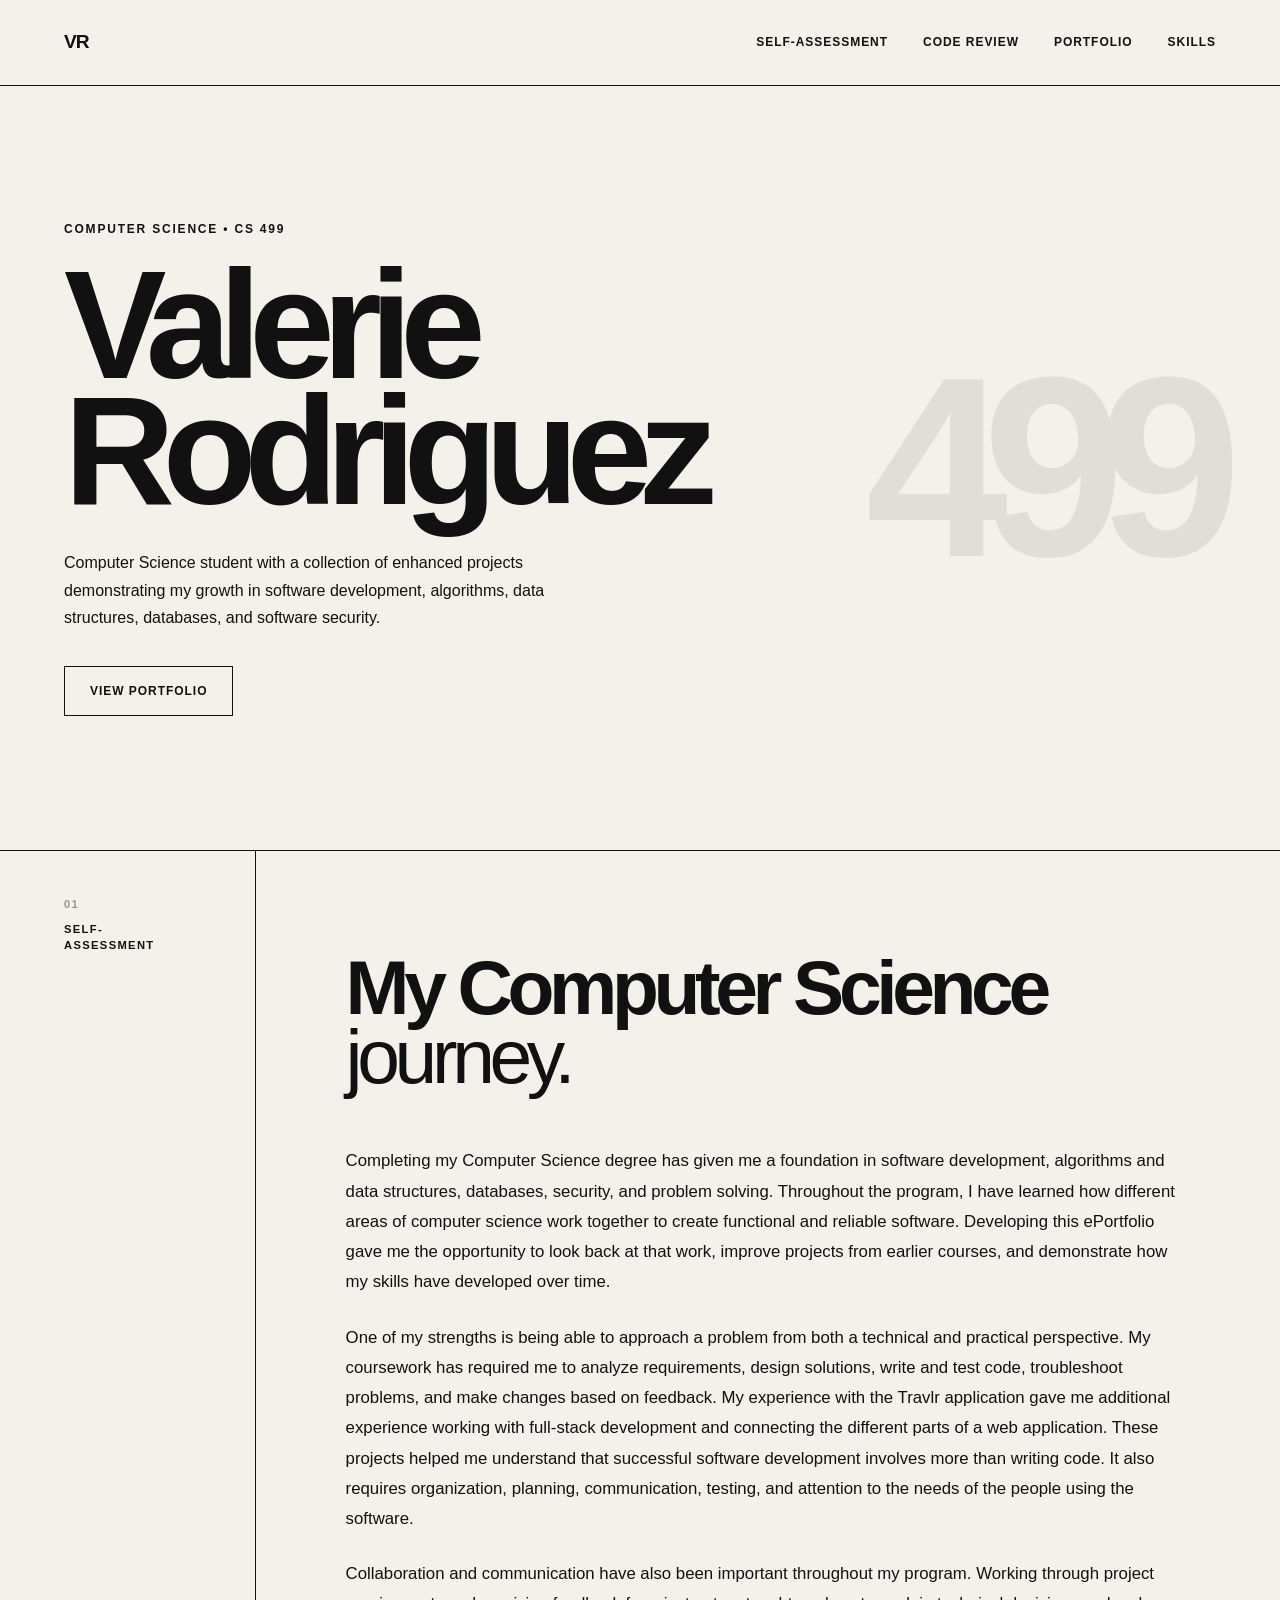
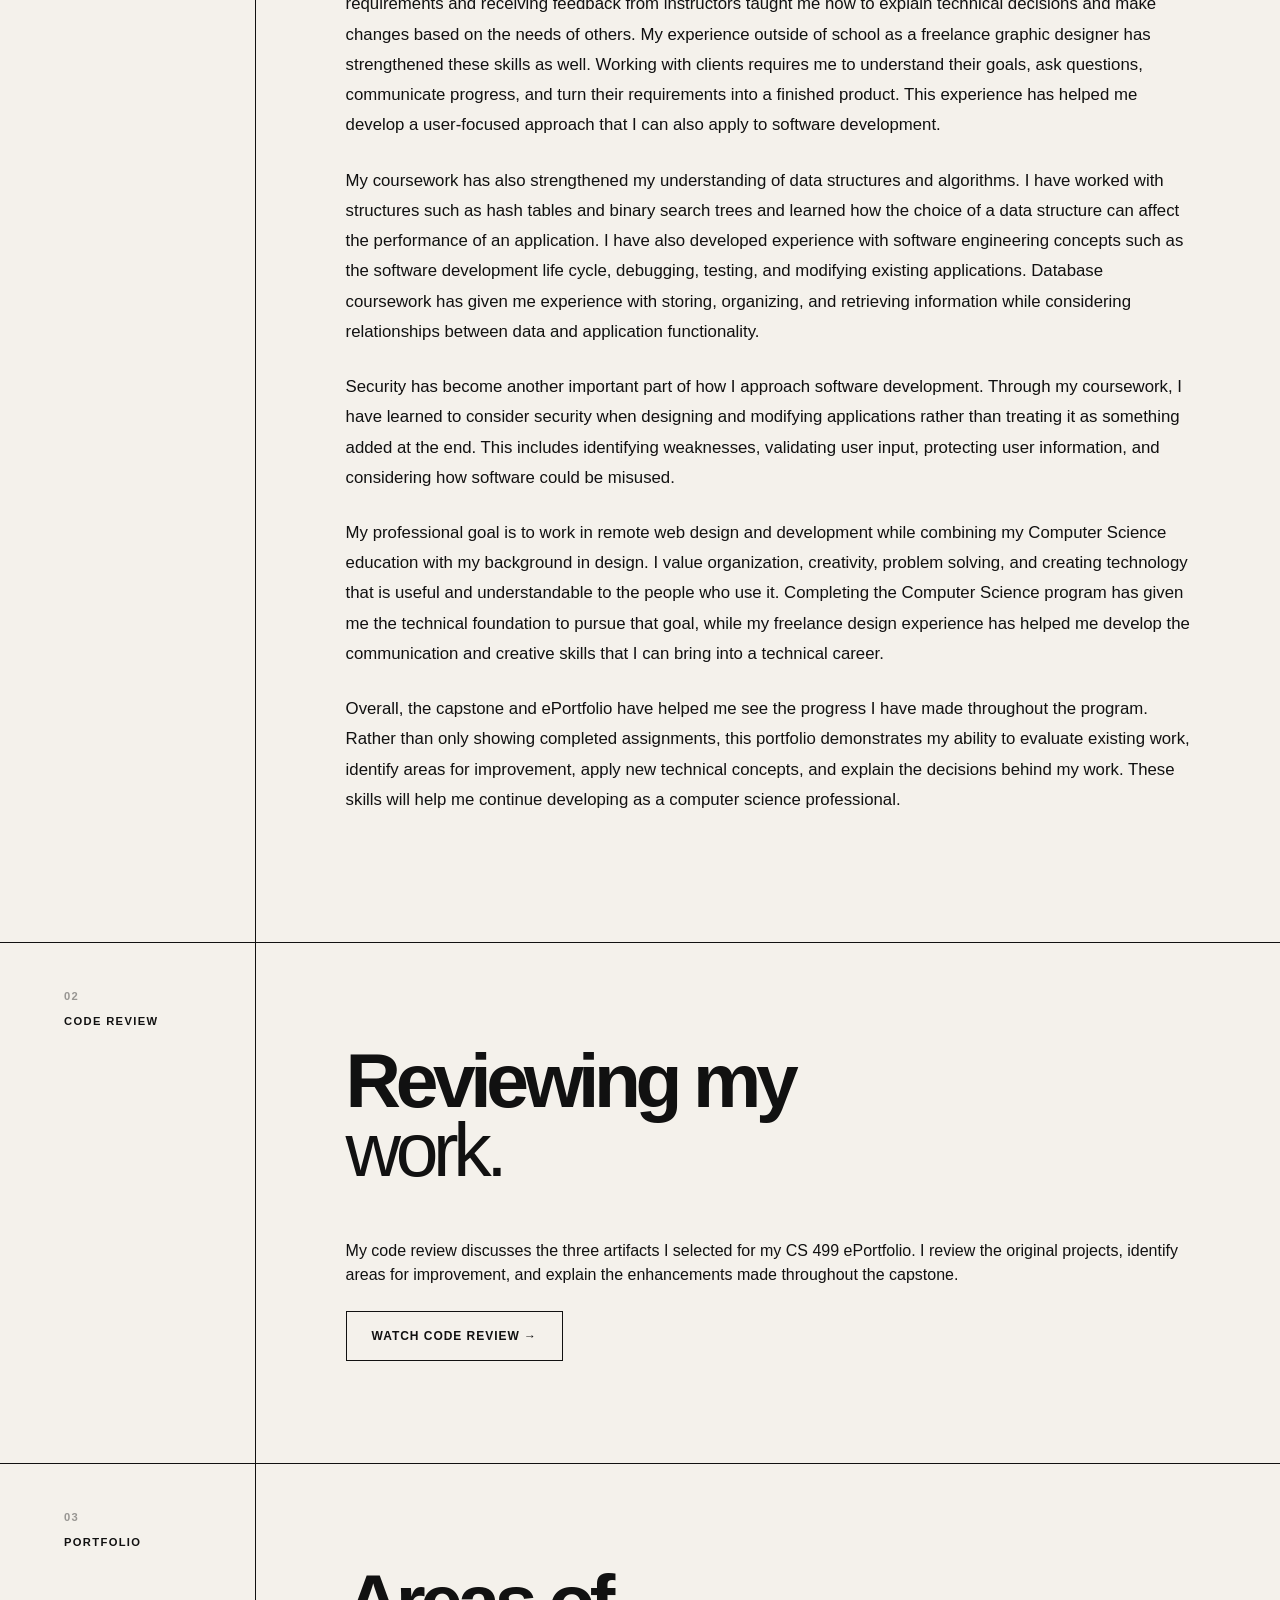
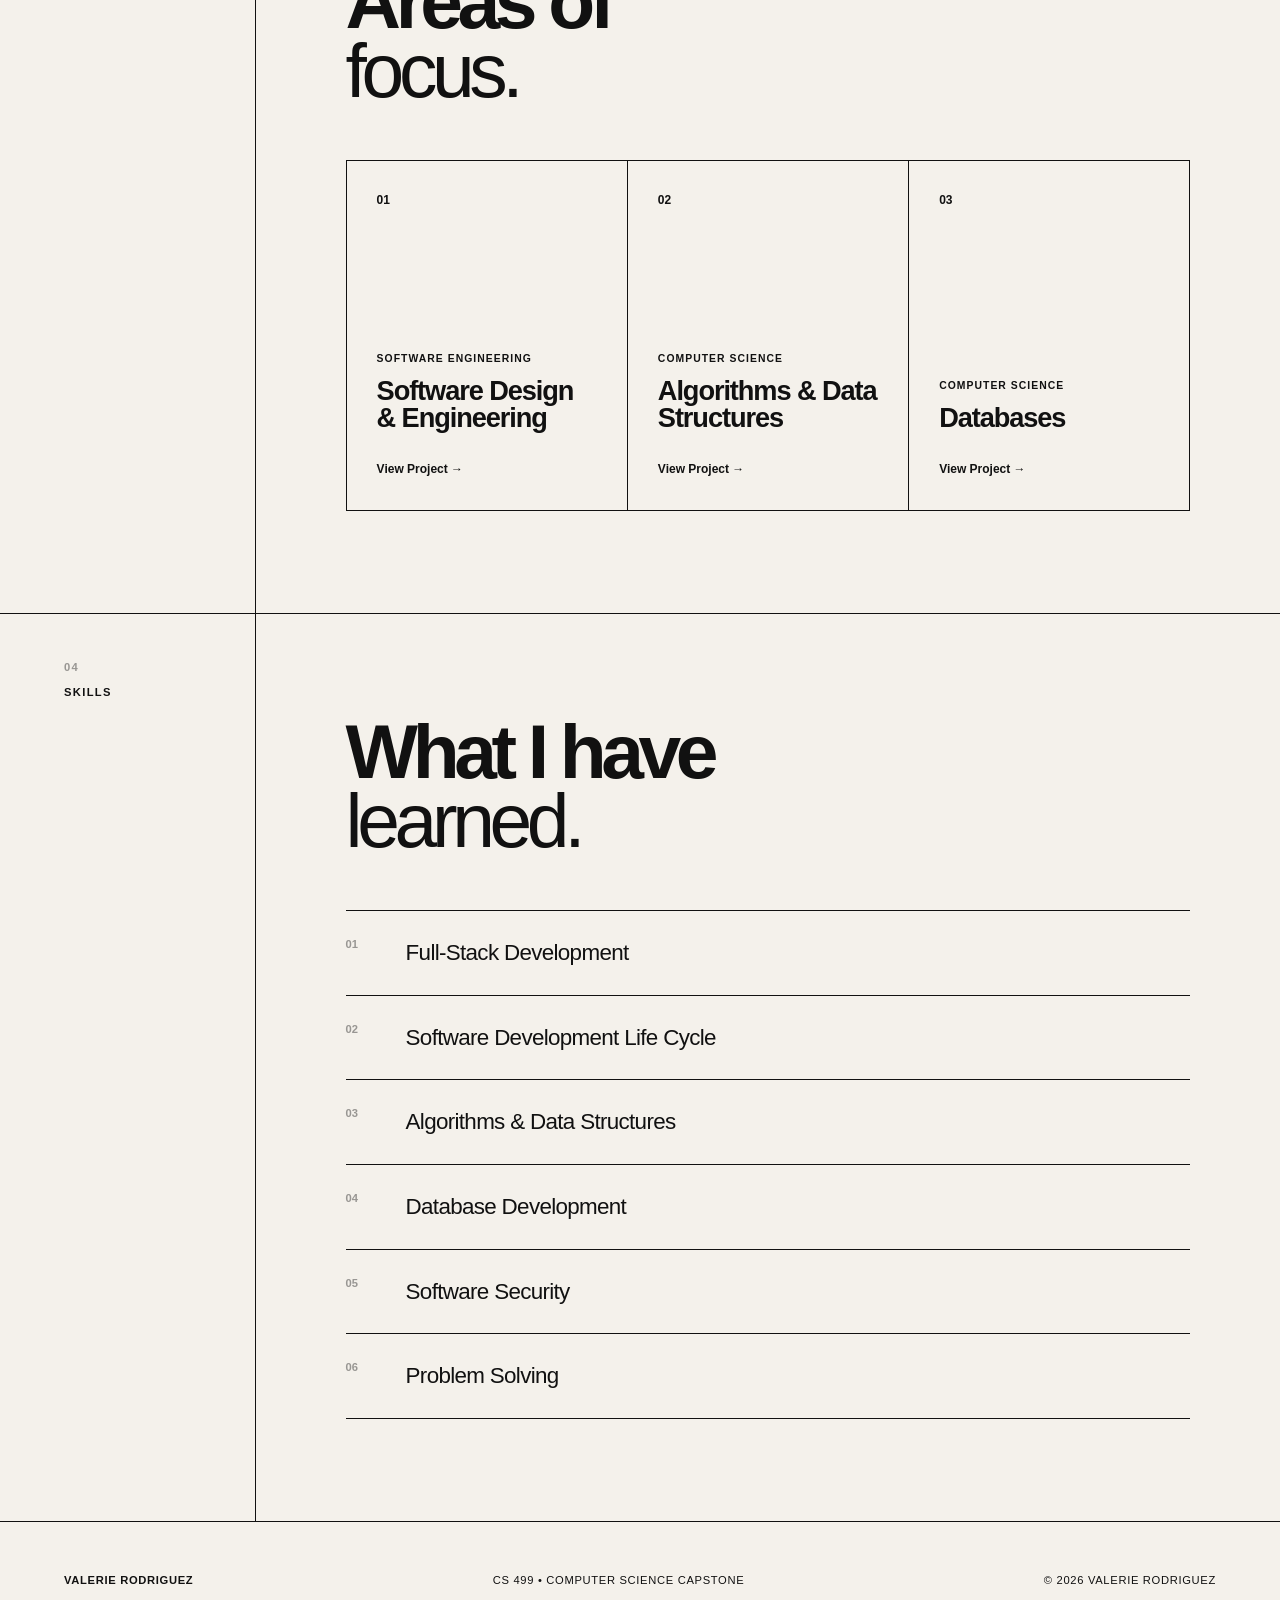
<file: index.html>
<!DOCTYPE html>
<html lang="en">
<head>
    <meta charset="UTF-8">
    <meta name="viewport" content="width=device-width, initial-scale=1.0">

    <title>Valerie Rodriguez | CS 499 ePortfolio</title>

    <link rel="stylesheet" href="style.css">
</head>

<body>

    <!-- Navigation -->
    <header class="navbar">
        <a href="index.html" class="logo">VR</a>

        <nav>
            <a href="#self-assessment">Self-Assessment</a>
            <a href="#code-review">Code Review</a>
            <a href="#portfolio">Portfolio</a>
            <a href="#skills">Skills</a>
        </nav>
    </header>


    <!-- Hero -->
    <main>

        <section class="hero">

            <div class="hero-content">

                <p class="eyebrow">COMPUTER SCIENCE • CS 499</p>

                <h1>
                    Valerie<br>
                    Rodriguez
                </h1>

                <p class="hero-description">
                    Computer Science student with a collection of
                    enhanced projects demonstrating my growth in
                    software development, algorithms, data structures,
                    databases, and software security.
                </p>

                <a href="#portfolio" class="button">
                    View Portfolio
                </a>

            </div>

            <div class="hero-number">
                <span>499</span>
            </div>

        </section>


        <!-- Professional Self-Assessment -->
        <section class="section about" id="self-assessment">

            <div class="section-label">
                <span>01</span>
                <span>SELF-ASSESSMENT</span>
            </div>

            <div class="section-content">

                <h2>
                    My Computer Science
                    <span>journey.</span>
                </h2>

                <p>
                    Completing my Computer Science degree has given me a
                    foundation in software development, algorithms and data
                    structures, databases, security, and problem solving.
                    Throughout the program, I have learned how different
                    areas of computer science work together to create
                    functional and reliable software. Developing this
                    ePortfolio gave me the opportunity to look back at that
                    work, improve projects from earlier courses, and
                    demonstrate how my skills have developed over time.
                </p>

                <p>
                    One of my strengths is being able to approach a problem
                    from both a technical and practical perspective. My
                    coursework has required me to analyze requirements,
                    design solutions, write and test code, troubleshoot
                    problems, and make changes based on feedback. My
                    experience with the Travlr application gave me
                    additional experience working with full-stack
                    development and connecting the different parts of a
                    web application. These projects helped me understand
                    that successful software development involves more than
                    writing code. It also requires organization, planning,
                    communication, testing, and attention to the needs of
                    the people using the software.
                </p>

                <p>
                    Collaboration and communication have also been important
                    throughout my program. Working through project
                    requirements and receiving feedback from instructors
                    taught me how to explain technical decisions and make
                    changes based on the needs of others. My experience
                    outside of school as a freelance graphic designer has
                    strengthened these skills as well. Working with clients
                    requires me to understand their goals, ask questions,
                    communicate progress, and turn their requirements into
                    a finished product. This experience has helped me
                    develop a user-focused approach that I can also apply
                    to software development.
                </p>

                <p>
                    My coursework has also strengthened my understanding of
                    data structures and algorithms. I have worked with
                    structures such as hash tables and binary search trees
                    and learned how the choice of a data structure can
                    affect the performance of an application. I have also
                    developed experience with software engineering concepts
                    such as the software development life cycle, debugging,
                    testing, and modifying existing applications. Database
                    coursework has given me experience with storing,
                    organizing, and retrieving information while considering
                    relationships between data and application functionality.
                </p>

                <p>
                    Security has become another important part of how I
                    approach software development. Through my coursework, I
                    have learned to consider security when designing and
                    modifying applications rather than treating it as
                    something added at the end. This includes identifying
                    weaknesses, validating user input, protecting user
                    information, and considering how software could be
                    misused.
                </p>

                <p>
                    My professional goal is to work in remote web design and
                    development while combining my Computer Science
                    education with my background in design. I value
                    organization, creativity, problem solving, and creating
                    technology that is useful and understandable to the
                    people who use it. Completing the Computer Science
                    program has given me the technical foundation to pursue
                    that goal, while my freelance design experience has
                    helped me develop the communication and creative skills
                    that I can bring into a technical career.
                </p>

                <p>
                    Overall, the capstone and ePortfolio have helped me see
                    the progress I have made throughout the program. Rather
                    than only showing completed assignments, this portfolio
                    demonstrates my ability to evaluate existing work,
                    identify areas for improvement, apply new technical
                    concepts, and explain the decisions behind my work.
                    These skills will help me continue developing as a
                    computer science professional.
                </p>

            </div>

        </section>


        <!-- Code Review -->
        <section class="section code-review" id="code-review">

            <div class="section-label">
                <span>02</span>
                <span>CODE REVIEW</span>
            </div>

            <div class="section-content">

                <h2>
                    Reviewing my
                    <span>work.</span>
                </h2>

                <p>
                    My code review discusses the three artifacts I selected
                    for my CS 499 ePortfolio. I review the original projects,
                    identify areas for improvement, and explain the
                    enhancements made throughout the capstone.
                </p>

                <br>

                <a href="https://youtu.be/43FjNcJyB-M"
                   class="button"
                   target="_blank"
                   rel="noopener noreferrer">
                    Watch Code Review →
                </a>

            </div>

        </section>


        <!-- Portfolio Categories -->
        <section class="section portfolio" id="portfolio">

            <div class="section-label">
                <span>03</span>
                <span>PORTFOLIO</span>
            </div>

            <div class="section-content">

                <h2>
                    Areas of
                    <span>focus.</span>
                </h2>

                <div class="project-grid">

                    <a href="software-design.html" class="project-card">

                        <div class="project-number">01</div>

                        <div class="project-info">
                            <p>SOFTWARE ENGINEERING</p>
                            <h3>Software Design & Engineering</h3>
                            <span>View Project →</span>
                        </div>

                    </a>


                    <a href="algorithms-data-structures.html"
                       class="project-card">

                        <div class="project-number">02</div>

                        <div class="project-info">
                            <p>COMPUTER SCIENCE</p>
                            <h3>Algorithms & Data Structures</h3>
                            <span>View Project →</span>
                        </div>

                    </a>


                    <a href="databases.html" class="project-card">

                        <div class="project-number">03</div>

                        <div class="project-info">
                            <p>COMPUTER SCIENCE</p>
                            <h3>Databases</h3>
                            <span>View Project →</span>
                        </div>

                    </a>

                </div>

            </div>

        </section>


        <!-- Skills -->
        <section class="section skills" id="skills">

            <div class="section-label">
                <span>04</span>
                <span>SKILLS</span>
            </div>

            <div class="section-content">

                <h2>
                    What I have
                    <span>learned.</span>
                </h2>

                <div class="skills-list">

                    <div class="skill">
                        <span>01</span>
                        <p>Full-Stack Development</p>
                    </div>

                    <div class="skill">
                        <span>02</span>
                        <p>Software Development Life Cycle</p>
                    </div>

                    <div class="skill">
                        <span>03</span>
                        <p>Algorithms & Data Structures</p>
                    </div>

                    <div class="skill">
                        <span>04</span>
                        <p>Database Development</p>
                    </div>

                    <div class="skill">
                        <span>05</span>
                        <p>Software Security</p>
                    </div>

                    <div class="skill">
                        <span>06</span>
                        <p>Problem Solving</p>
                    </div>

                </div>

            </div>

        </section>

    </main>


    <!-- Footer -->
    <footer>

        <div class="footer-name">
            Valerie Rodriguez
        </div>

        <p>
            CS 499 • Computer Science Capstone
        </p>

        <p>
            © 2026 Valerie Rodriguez
        </p>

    </footer>

</body>
</html>
</file>
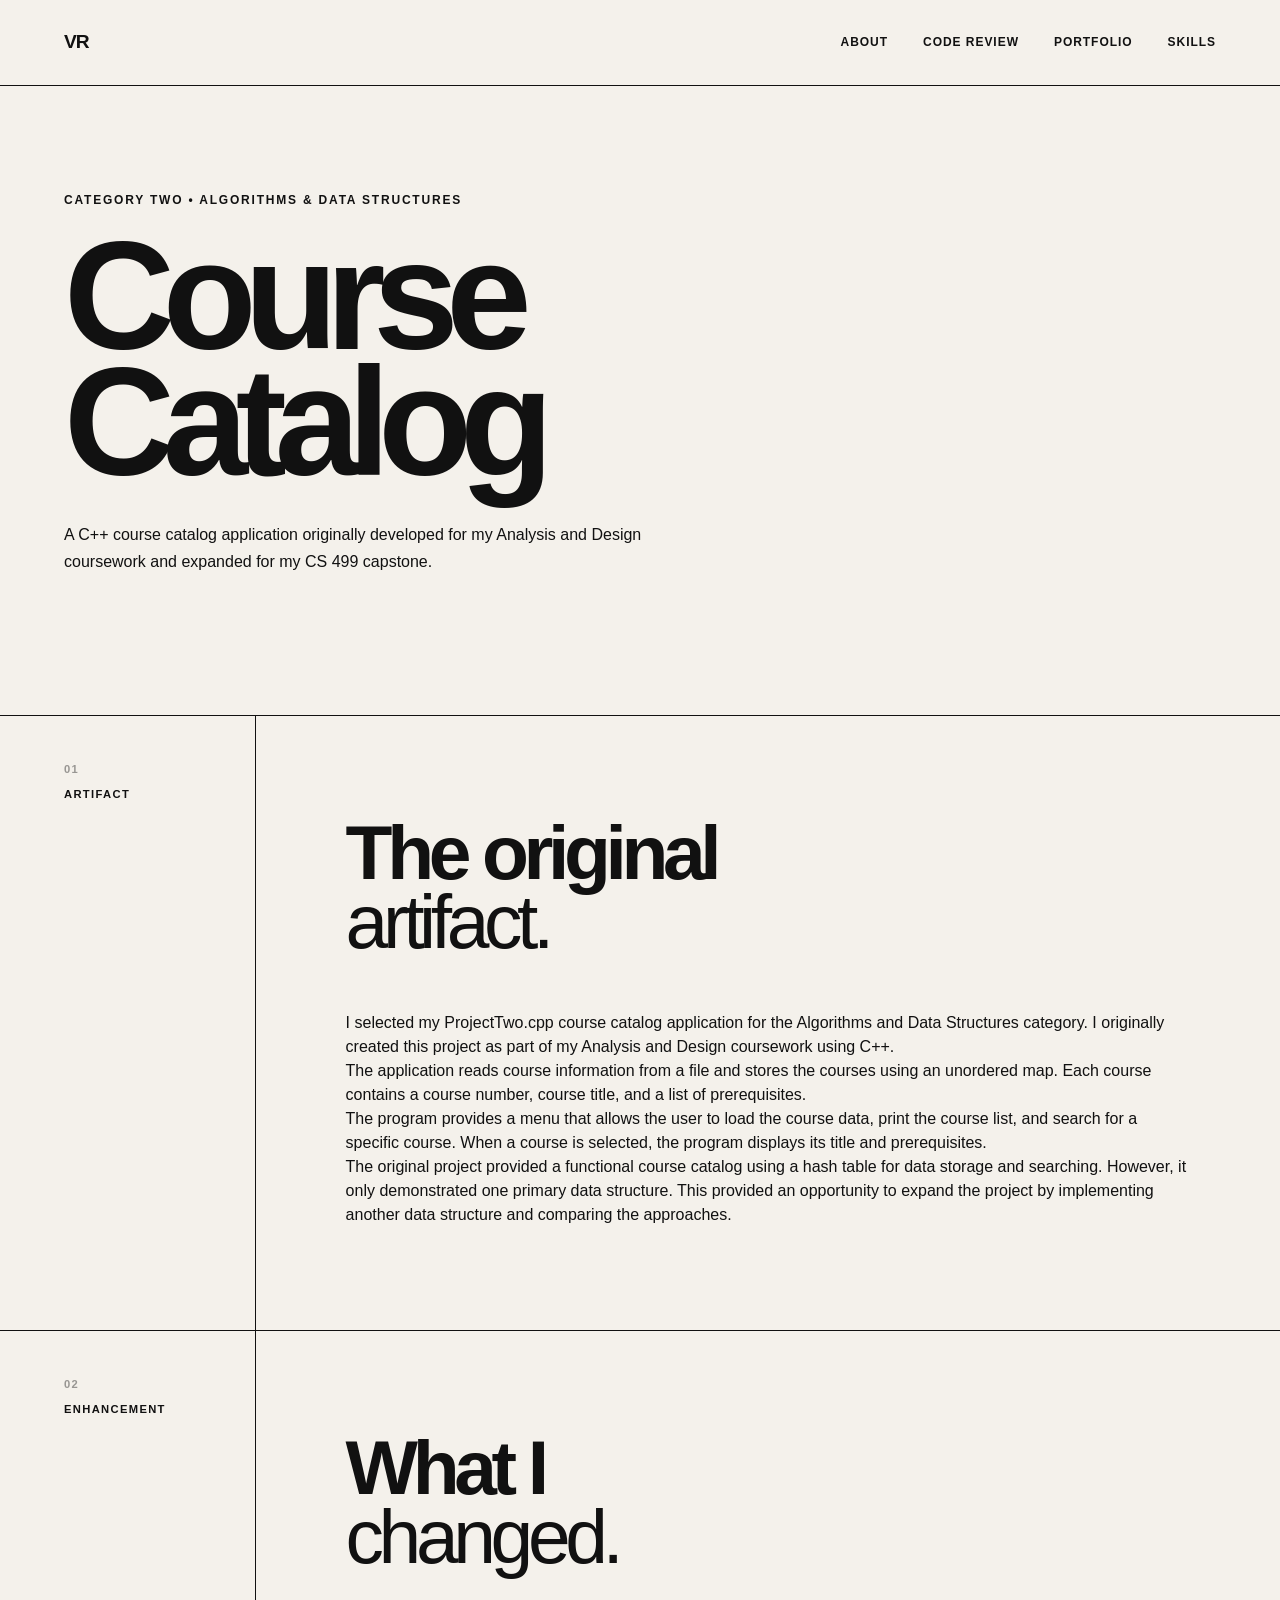
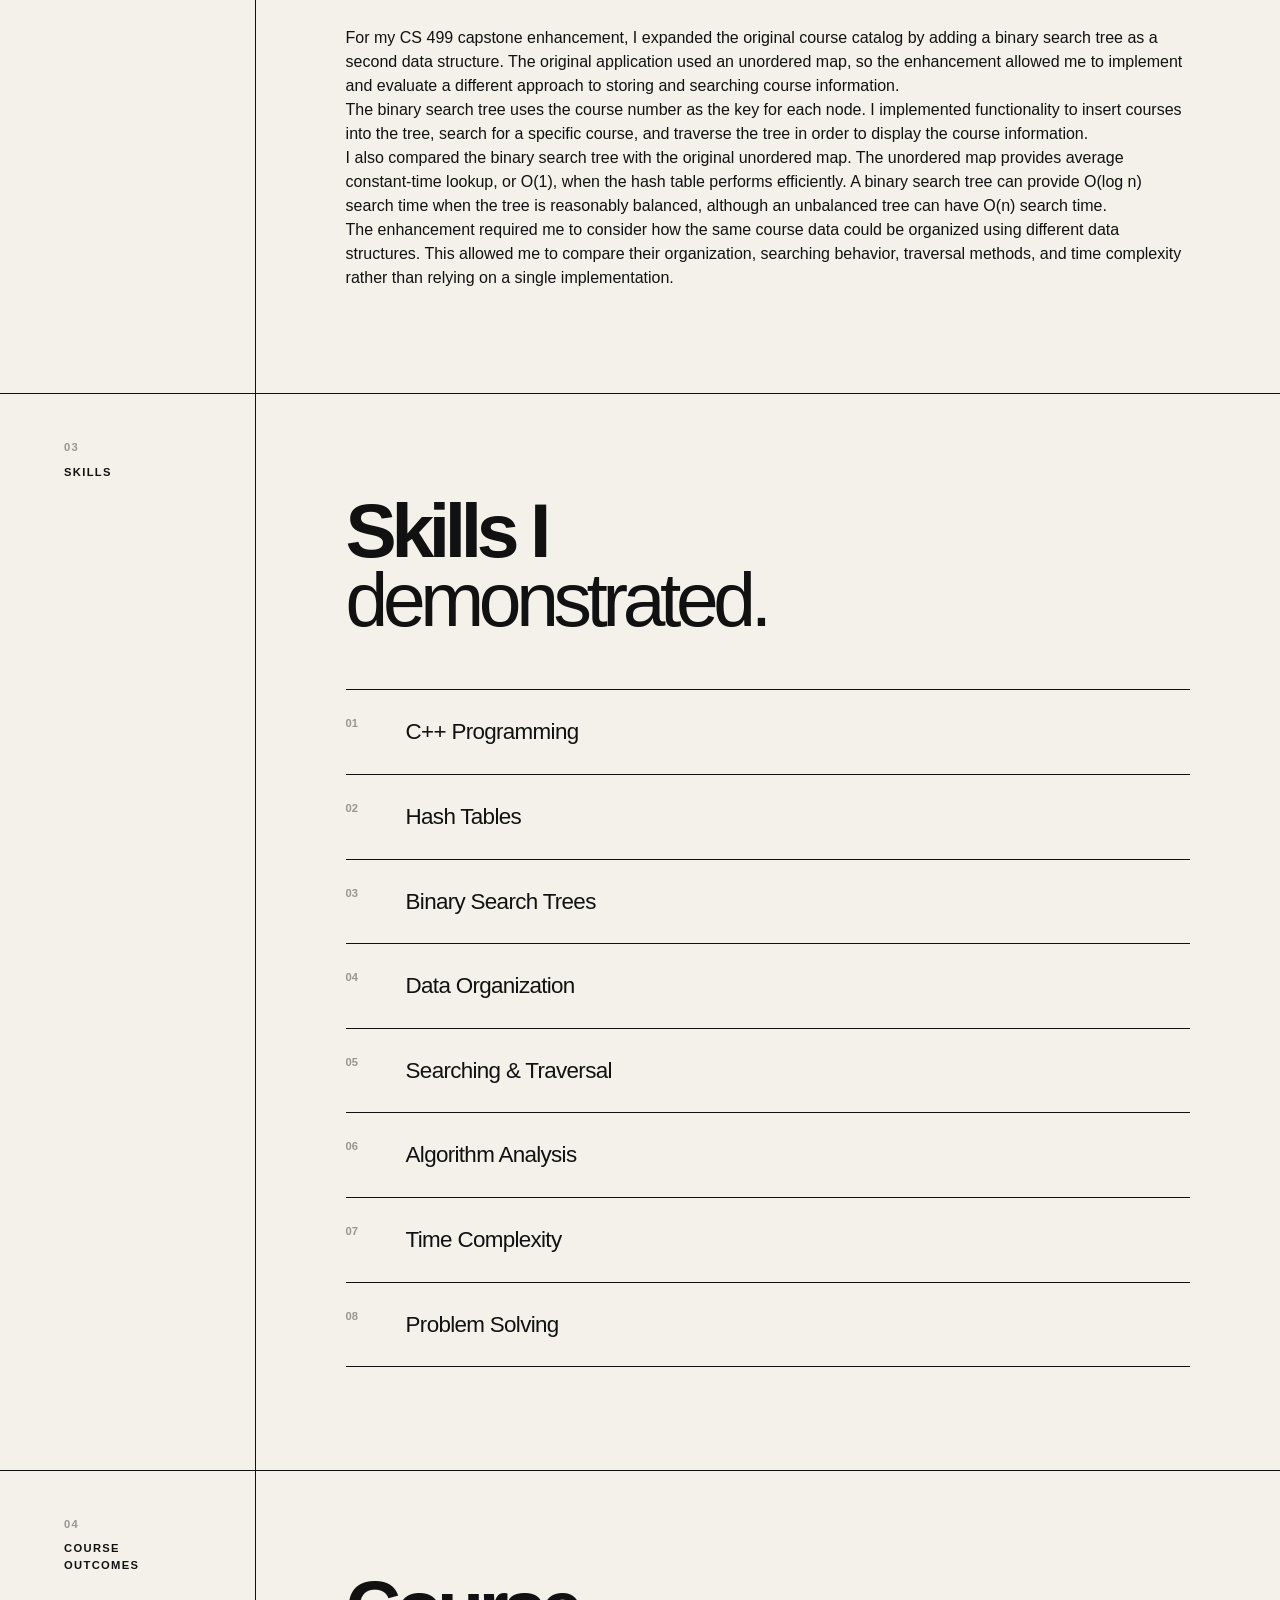
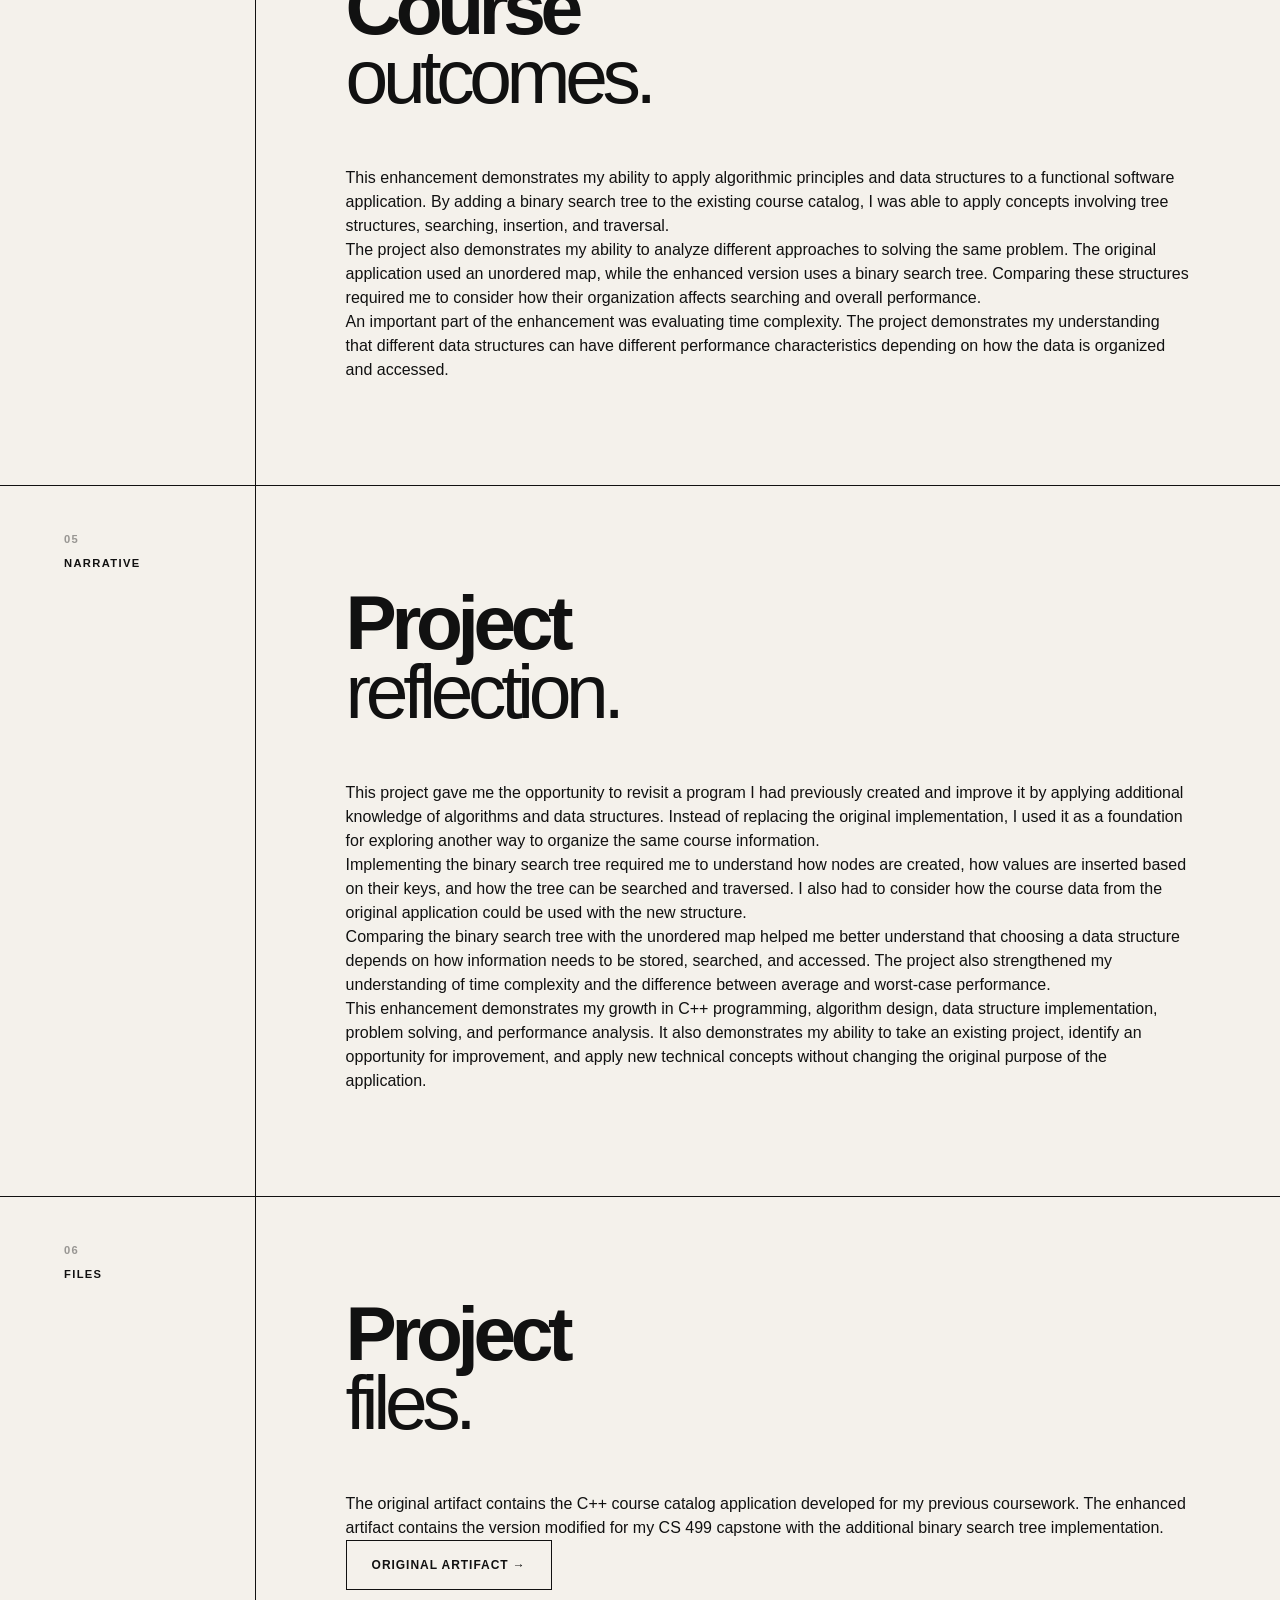
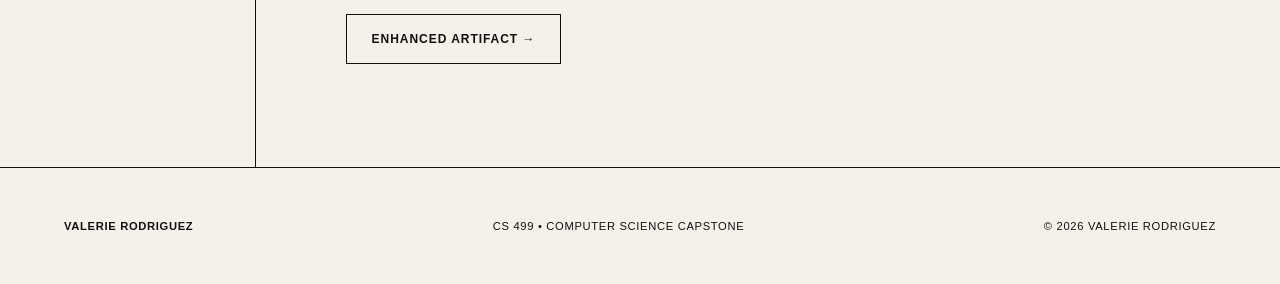
<file: algorithms-data-structures.html>
<!DOCTYPE html>
<html lang="en">
<head>
    <meta charset="UTF-8">
    <meta name="viewport" content="width=device-width, initial-scale=1.0">

    <title>Algorithms & Data Structures | Valerie Rodriguez</title>

    <link rel="stylesheet" href="style.css">
</head>

<body>

    <!-- Navigation -->
    <header class="navbar">
        <a href="index.html" class="logo">VR</a>

        <nav>
            <a href="index.html#about">About</a>
            <a href="index.html#code-review">Code Review</a>
            <a href="index.html#portfolio">Portfolio</a>
            <a href="index.html#skills">Skills</a>
        </nav>
    </header>



    <main>

        <!-- Page Header -->
        <section class="project-header">

            <div class="project-header-content">

                <p class="eyebrow">
                    CATEGORY TWO • ALGORITHMS & DATA STRUCTURES
                </p>

                <h1>
                    Course<br>
                    Catalog
                </h1>

                <p class="hero-description">
                    A C++ course catalog application originally developed
                    for my Analysis and Design coursework and expanded
                    for my CS 499 capstone.
                </p>

            </div>

        </section>



        <!-- Artifact -->
        <section class="section">

            <div class="section-label">
                <span>01</span>
                <span>ARTIFACT</span>
            </div>

            <div class="section-content">

                <h2>
                    The original
                    <span>artifact.</span>
                </h2>

                <p>
                    I selected my ProjectTwo.cpp course catalog application
                    for the Algorithms and Data Structures category. I
                    originally created this project as part of my Analysis
                    and Design coursework using C++.
                </p>

                <p>
                    The application reads course information from a file
                    and stores the courses using an unordered map. Each
                    course contains a course number, course title, and a
                    list of prerequisites.
                </p>

                <p>
                    The program provides a menu that allows the user to
                    load the course data, print the course list, and search
                    for a specific course. When a course is selected, the
                    program displays its title and prerequisites.
                </p>

                <p>
                    The original project provided a functional course
                    catalog using a hash table for data storage and
                    searching. However, it only demonstrated one primary
                    data structure. This provided an opportunity to expand
                    the project by implementing another data structure and
                    comparing the approaches.
                </p>

            </div>

        </section>



        <!-- Enhancement -->
        <section class="section">

            <div class="section-label">
                <span>02</span>
                <span>ENHANCEMENT</span>
            </div>

            <div class="section-content">

                <h2>
                    What I
                    <span>changed.</span>
                </h2>

                <p>
                    For my CS 499 capstone enhancement, I expanded the
                    original course catalog by adding a binary search tree
                    as a second data structure. The original application
                    used an unordered map, so the enhancement allowed me
                    to implement and evaluate a different approach to
                    storing and searching course information.
                </p>

                <p>
                    The binary search tree uses the course number as the
                    key for each node. I implemented functionality to
                    insert courses into the tree, search for a specific
                    course, and traverse the tree in order to display the
                    course information.
                </p>

                <p>
                    I also compared the binary search tree with the
                    original unordered map. The unordered map provides
                    average constant-time lookup, or O(1), when the hash
                    table performs efficiently. A binary search tree can
                    provide O(log n) search time when the tree is reasonably
                    balanced, although an unbalanced tree can have O(n)
                    search time.
                </p>

                <p>
                    The enhancement required me to consider how the same
                    course data could be organized using different data
                    structures. This allowed me to compare their
                    organization, searching behavior, traversal methods,
                    and time complexity rather than relying on a single
                    implementation.
                </p>

            </div>

        </section>



        <!-- Skills -->
        <section class="section">

            <div class="section-label">
                <span>03</span>
                <span>SKILLS</span>
            </div>

            <div class="section-content">

                <h2>
                    Skills I
                    <span>demonstrated.</span>
                </h2>

                <div class="skills-list">

                    <div class="skill">
                        <span>01</span>
                        <p>C++ Programming</p>
                    </div>

                    <div class="skill">
                        <span>02</span>
                        <p>Hash Tables</p>
                    </div>

                    <div class="skill">
                        <span>03</span>
                        <p>Binary Search Trees</p>
                    </div>

                    <div class="skill">
                        <span>04</span>
                        <p>Data Organization</p>
                    </div>

                    <div class="skill">
                        <span>05</span>
                        <p>Searching & Traversal</p>
                    </div>

                    <div class="skill">
                        <span>06</span>
                        <p>Algorithm Analysis</p>
                    </div>

                    <div class="skill">
                        <span>07</span>
                        <p>Time Complexity</p>
                    </div>

                    <div class="skill">
                        <span>08</span>
                        <p>Problem Solving</p>
                    </div>

                </div>

            </div>

        </section>



        <!-- Course Outcomes -->
        <section class="section">

            <div class="section-label">
                <span>04</span>
                <span>COURSE OUTCOMES</span>
            </div>

            <div class="section-content">

                <h2>
                    Course
                    <span>outcomes.</span>
                </h2>

                <p>
                    This enhancement demonstrates my ability to apply
                    algorithmic principles and data structures to a
                    functional software application. By adding a binary
                    search tree to the existing course catalog, I was able
                    to apply concepts involving tree structures, searching,
                    insertion, and traversal.
                </p>

                <p>
                    The project also demonstrates my ability to analyze
                    different approaches to solving the same problem. The
                    original application used an unordered map, while the
                    enhanced version uses a binary search tree. Comparing
                    these structures required me to consider how their
                    organization affects searching and overall performance.
                </p>

                <p>
                    An important part of the enhancement was evaluating
                    time complexity. The project demonstrates my
                    understanding that different data structures can have
                    different performance characteristics depending on how
                    the data is organized and accessed.
                </p>

            </div>

        </section>



        <!-- Narrative -->
        <section class="section">

            <div class="section-label">
                <span>05</span>
                <span>NARRATIVE</span>
            </div>

            <div class="section-content">

                <h2>
                    Project
                    <span>reflection.</span>
                </h2>

                <p>
                    This project gave me the opportunity to revisit a
                    program I had previously created and improve it by
                    applying additional knowledge of algorithms and data
                    structures. Instead of replacing the original
                    implementation, I used it as a foundation for exploring
                    another way to organize the same course information.
                </p>

                <p>
                    Implementing the binary search tree required me to
                    understand how nodes are created, how values are
                    inserted based on their keys, and how the tree can be
                    searched and traversed. I also had to consider how the
                    course data from the original application could be used
                    with the new structure.
                </p>

                <p>
                    Comparing the binary search tree with the unordered map
                    helped me better understand that choosing a data
                    structure depends on how information needs to be stored,
                    searched, and accessed. The project also strengthened
                    my understanding of time complexity and the difference
                    between average and worst-case performance.
                </p>

                <p>
                    This enhancement demonstrates my growth in C++
                    programming, algorithm design, data structure
                    implementation, problem solving, and performance
                    analysis. It also demonstrates my ability to take an
                    existing project, identify an opportunity for
                    improvement, and apply new technical concepts without
                    changing the original purpose of the application.
                </p>

            </div>

        </section>



        <!-- Files -->
        <section class="section">

            <div class="section-label">
                <span>06</span>
                <span>FILES</span>
            </div>

            <div class="section-content">

                <h2>
                    Project
                    <span>files.</span>
                </h2>

                <p>
                    The original artifact contains the C++ course catalog
                    application developed for my previous coursework. The
                    enhanced artifact contains the version modified for my
                    CS 499 capstone with the additional binary search tree
                    implementation.
                </p>

                <a href="https://github.com/karla-valeria/CS300-Analysis-and-Design"
                   class="button"
                   target="_blank"
                   rel="noopener noreferrer">
                    Original Artifact →
                </a>

                <br><br>

                <a href="https://github.com/karla-valeria/cs499-course-catalog-enhanced"
                   class="button"
                   target="_blank"
                   rel="noopener noreferrer">
                    Enhanced Artifact →
                </a>

            </div>

        </section>

    </main>



    <!-- Footer -->
    <footer>

        <div class="footer-name">
            Valerie Rodriguez
        </div>

        <p>
            CS 499 • Computer Science Capstone
        </p>

        <p>
            © 2026 Valerie Rodriguez
        </p>

    </footer>

</body>
</html>
</file>
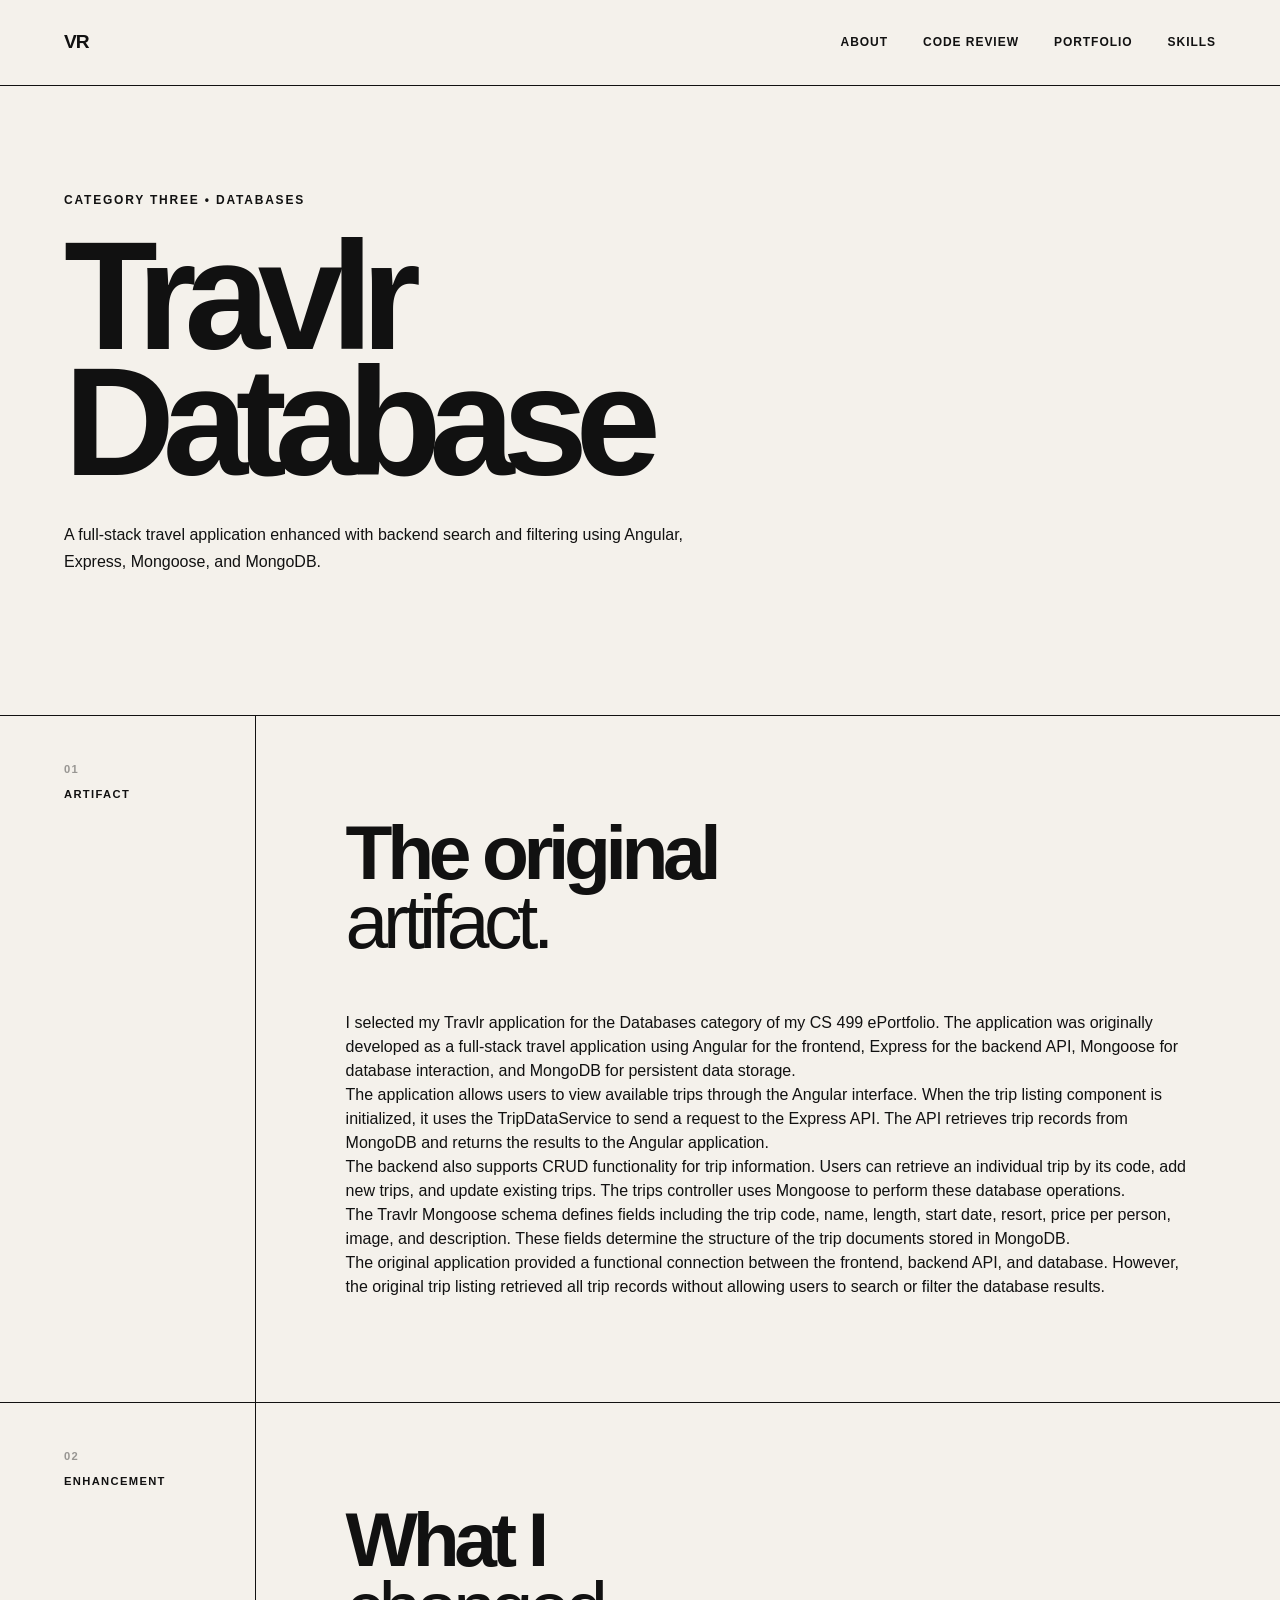
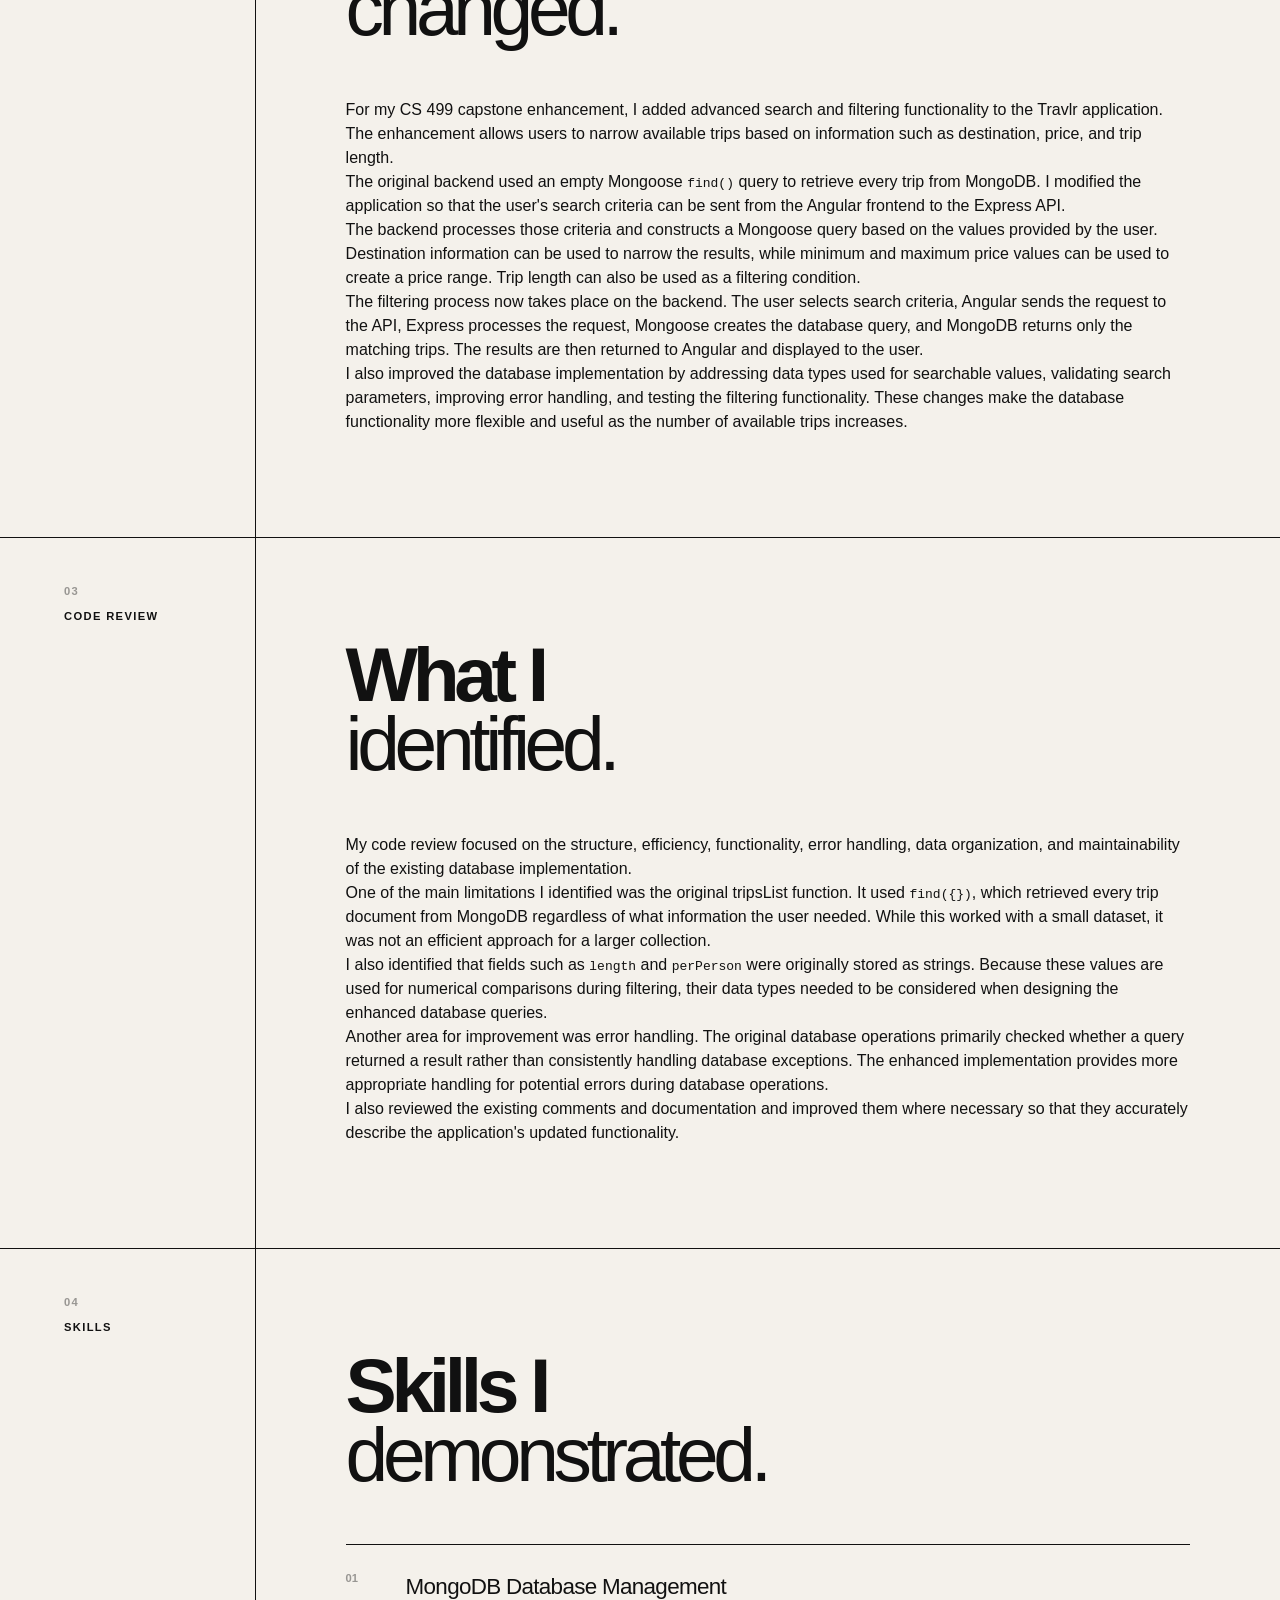
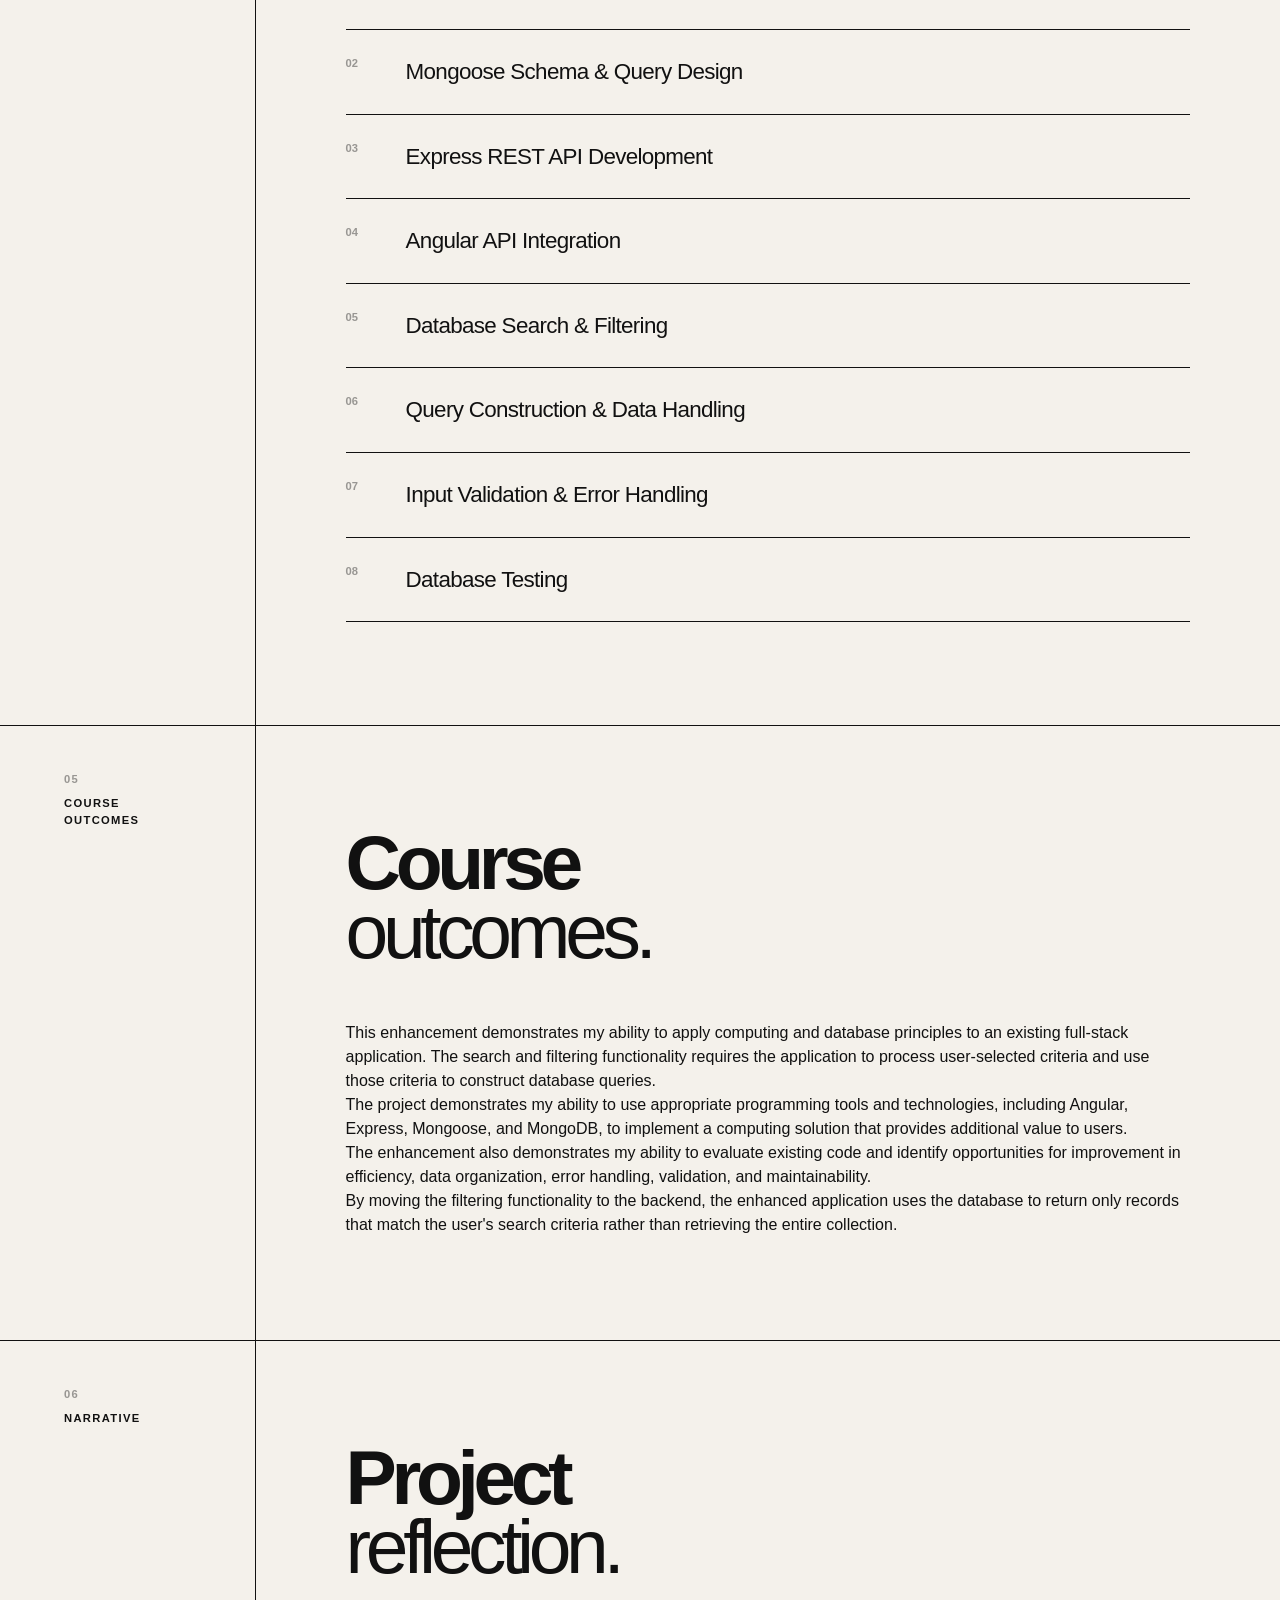
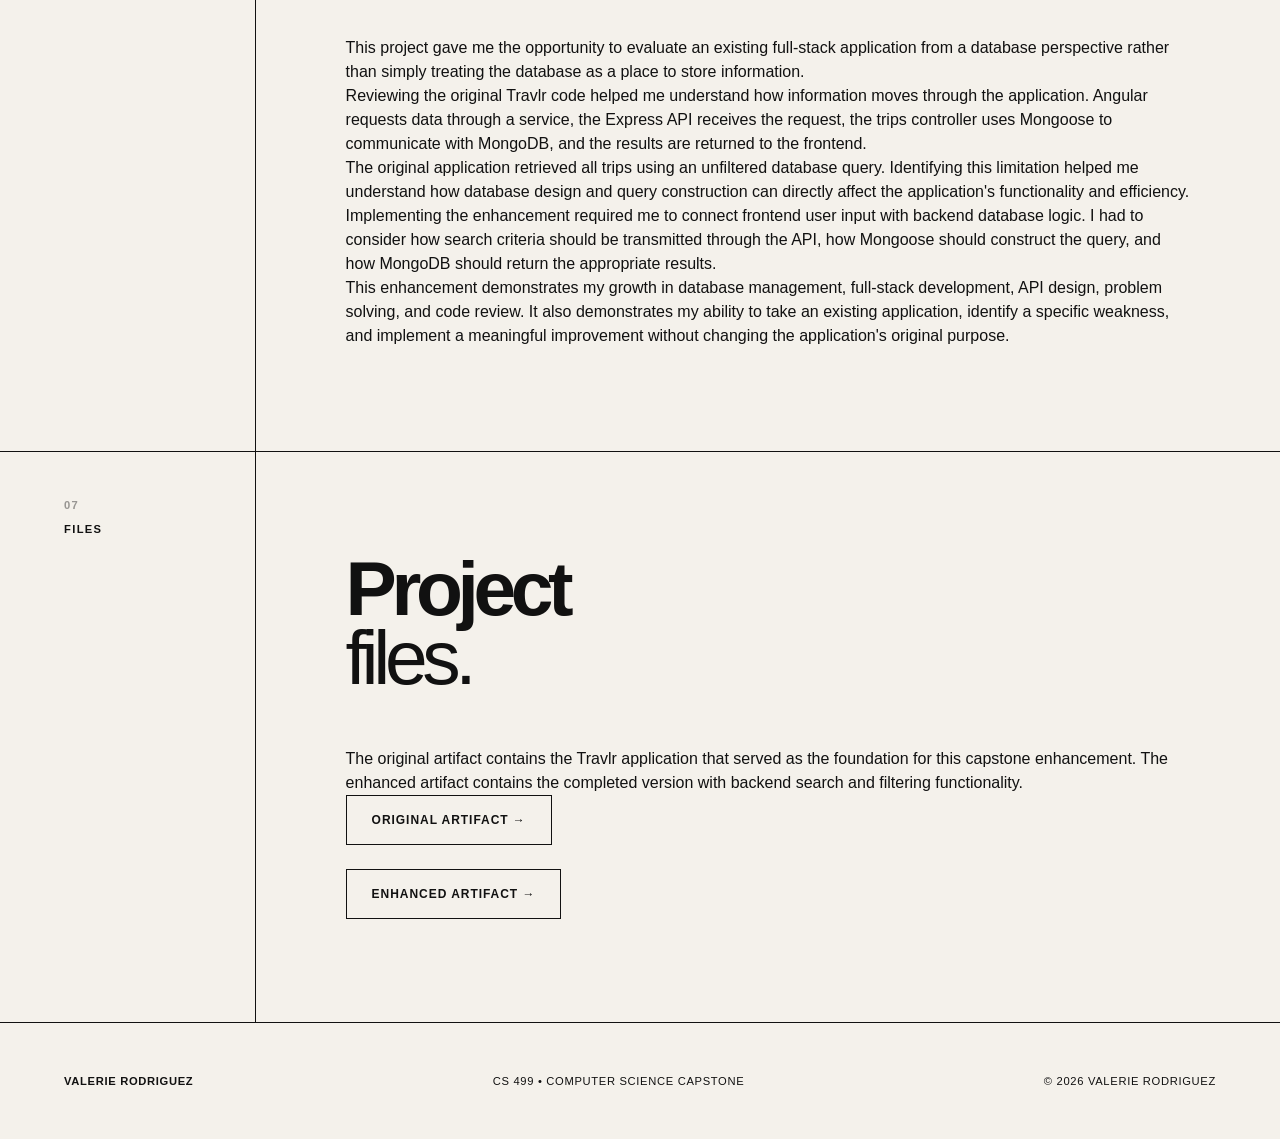
<file: databases.html>
<!DOCTYPE html>

<html lang="en">

<head>

    <meta charset="UTF-8">

    <meta name="viewport" content="width=device-width, initial-scale=1.0">

    <title>Databases | Valerie Rodriguez</title>

    <link rel="stylesheet" href="style.css">

</head>

<body>

    <!-- Navigation -->
    <header class="navbar">

        <a href="index.html" class="logo">VR</a>

        <nav>
            <a href="index.html#about">About</a>
            <a href="index.html#code-review">Code Review</a>
            <a href="index.html#portfolio">Portfolio</a>
            <a href="index.html#skills">Skills</a>
        </nav>

    </header>


    <main>


        <!-- Page Header -->
        <section class="project-header">

            <div class="project-header-content">

                <p class="eyebrow">
                    CATEGORY THREE • DATABASES
                </p>

                <h1>
                    Travlr<br>
                    Database
                </h1>

                <p class="hero-description">
                    A full-stack travel application enhanced with
                    backend search and filtering using Angular,
                    Express, Mongoose, and MongoDB.
                </p>

            </div>

        </section>


        <!-- Artifact -->
        <section class="section">

            <div class="section-label">
                <span>01</span>
                <span>ARTIFACT</span>
            </div>

            <div class="section-content">

                <h2>
                    The original
                    <span>artifact.</span>
                </h2>

                <p>
                    I selected my Travlr application for the Databases
                    category of my CS 499 ePortfolio. The application
                    was originally developed as a full-stack travel
                    application using Angular for the frontend,
                    Express for the backend API, Mongoose for database
                    interaction, and MongoDB for persistent data storage.
                </p>

                <p>
                    The application allows users to view available
                    trips through the Angular interface. When the trip
                    listing component is initialized, it uses the
                    TripDataService to send a request to the Express
                    API. The API retrieves trip records from MongoDB
                    and returns the results to the Angular application.
                </p>

                <p>
                    The backend also supports CRUD functionality for
                    trip information. Users can retrieve an individual
                    trip by its code, add new trips, and update existing
                    trips. The trips controller uses Mongoose to perform
                    these database operations.
                </p>

                <p>
                    The Travlr Mongoose schema defines fields including
                    the trip code, name, length, start date, resort,
                    price per person, image, and description. These
                    fields determine the structure of the trip documents
                    stored in MongoDB.
                </p>

                <p>
                    The original application provided a functional
                    connection between the frontend, backend API, and
                    database. However, the original trip listing
                    retrieved all trip records without allowing users
                    to search or filter the database results.
                </p>

            </div>

        </section>


        <!-- Enhancement -->
        <section class="section">

            <div class="section-label">
                <span>02</span>
                <span>ENHANCEMENT</span>
            </div>

            <div class="section-content">

                <h2>
                    What I
                    <span>changed.</span>
                </h2>

                <p>
                    For my CS 499 capstone enhancement, I added advanced
                    search and filtering functionality to the Travlr
                    application. The enhancement allows users to narrow
                    available trips based on information such as
                    destination, price, and trip length.
                </p>

                <p>
                    The original backend used an empty Mongoose
                    <code>find()</code> query to retrieve every trip
                    from MongoDB. I modified the application so that
                    the user's search criteria can be sent from the
                    Angular frontend to the Express API.
                </p>

                <p>
                    The backend processes those criteria and constructs
                    a Mongoose query based on the values provided by
                    the user. Destination information can be used to
                    narrow the results, while minimum and maximum
                    price values can be used to create a price range.
                    Trip length can also be used as a filtering
                    condition.
                </p>

                <p>
                    The filtering process now takes place on the
                    backend. The user selects search criteria, Angular
                    sends the request to the API, Express processes the
                    request, Mongoose creates the database query, and
                    MongoDB returns only the matching trips. The
                    results are then returned to Angular and displayed
                    to the user.
                </p>

                <p>
                    I also improved the database implementation by
                    addressing data types used for searchable values,
                    validating search parameters, improving error
                    handling, and testing the filtering functionality.
                    These changes make the database functionality more
                    flexible and useful as the number of available trips
                    increases.
                </p>

            </div>

        </section>


        <!-- Code Review -->
        <section class="section">

            <div class="section-label">
                <span>03</span>
                <span>CODE REVIEW</span>
            </div>

            <div class="section-content">

                <h2>
                    What I
                    <span>identified.</span>
                </h2>

                <p>
                    My code review focused on the structure, efficiency,
                    functionality, error handling, data organization,
                    and maintainability of the existing database
                    implementation.
                </p>

                <p>
                    One of the main limitations I identified was the
                    original tripsList function. It used
                    <code>find({})</code>, which retrieved every trip
                    document from MongoDB regardless of what information
                    the user needed. While this worked with a small
                    dataset, it was not an efficient approach for a
                    larger collection.
                </p>

                <p>
                    I also identified that fields such as
                    <code>length</code> and <code>perPerson</code> were
                    originally stored as strings. Because these values
                    are used for numerical comparisons during filtering,
                    their data types needed to be considered when
                    designing the enhanced database queries.
                </p>

                <p>
                    Another area for improvement was error handling.
                    The original database operations primarily checked
                    whether a query returned a result rather than
                    consistently handling database exceptions. The
                    enhanced implementation provides more appropriate
                    handling for potential errors during database
                    operations.
                </p>

                <p>
                    I also reviewed the existing comments and
                    documentation and improved them where necessary so
                    that they accurately describe the application's
                    updated functionality.
                </p>

            </div>

        </section>


        <!-- Skills -->
        <section class="section">

            <div class="section-label">
                <span>04</span>
                <span>SKILLS</span>
            </div>

            <div class="section-content">

                <h2>
                    Skills I
                    <span>demonstrated.</span>
                </h2>

                <div class="skills-list">

                    <div class="skill">
                        <span>01</span>
                        <p>MongoDB Database Management</p>
                    </div>

                    <div class="skill">
                        <span>02</span>
                        <p>Mongoose Schema & Query Design</p>
                    </div>

                    <div class="skill">
                        <span>03</span>
                        <p>Express REST API Development</p>
                    </div>

                    <div class="skill">
                        <span>04</span>
                        <p>Angular API Integration</p>
                    </div>

                    <div class="skill">
                        <span>05</span>
                        <p>Database Search & Filtering</p>
                    </div>

                    <div class="skill">
                        <span>06</span>
                        <p>Query Construction & Data Handling</p>
                    </div>

                    <div class="skill">
                        <span>07</span>
                        <p>Input Validation & Error Handling</p>
                    </div>

                    <div class="skill">
                        <span>08</span>
                        <p>Database Testing</p>
                    </div>

                </div>

            </div>

        </section>


        <!-- Course Outcomes -->
        <section class="section">

            <div class="section-label">
                <span>05</span>
                <span>COURSE OUTCOMES</span>
            </div>

            <div class="section-content">

                <h2>
                    Course
                    <span>outcomes.</span>
                </h2>

                <p>
                    This enhancement demonstrates my ability to apply
                    computing and database principles to an existing
                    full-stack application. The search and filtering
                    functionality requires the application to process
                    user-selected criteria and use those criteria to
                    construct database queries.
                </p>

                <p>
                    The project demonstrates my ability to use
                    appropriate programming tools and technologies,
                    including Angular, Express, Mongoose, and MongoDB,
                    to implement a computing solution that provides
                    additional value to users.
                </p>

                <p>
                    The enhancement also demonstrates my ability to
                    evaluate existing code and identify opportunities
                    for improvement in efficiency, data organization,
                    error handling, validation, and maintainability.
                </p>

                <p>
                    By moving the filtering functionality to the
                    backend, the enhanced application uses the database
                    to return only records that match the user's search
                    criteria rather than retrieving the entire
                    collection.
                </p>

            </div>

        </section>


        <!-- Narrative -->
        <section class="section">

            <div class="section-label">
                <span>06</span>
                <span>NARRATIVE</span>
            </div>

            <div class="section-content">

                <h2>
                    Project
                    <span>reflection.</span>
                </h2>

                <p>
                    This project gave me the opportunity to evaluate an
                    existing full-stack application from a database
                    perspective rather than simply treating the database
                    as a place to store information.
                </p>

                <p>
                    Reviewing the original Travlr code helped me
                    understand how information moves through the
                    application. Angular requests data through a
                    service, the Express API receives the request, the
                    trips controller uses Mongoose to communicate with
                    MongoDB, and the results are returned to the
                    frontend.
                </p>

                <p>
                    The original application retrieved all trips using
                    an unfiltered database query. Identifying this
                    limitation helped me understand how database design
                    and query construction can directly affect the
                    application's functionality and efficiency.
                </p>

                <p>
                    Implementing the enhancement required me to connect
                    frontend user input with backend database logic.
                    I had to consider how search criteria should be
                    transmitted through the API, how Mongoose should
                    construct the query, and how MongoDB should return
                    the appropriate results.
                </p>

                <p>
                    This enhancement demonstrates my growth in database
                    management, full-stack development, API design,
                    problem solving, and code review. It also demonstrates
                    my ability to take an existing application, identify
                    a specific weakness, and implement a meaningful
                    improvement without changing the application's
                    original purpose.
                </p>

            </div>

        </section>


        <!-- Files -->
        <section class="section">

            <div class="section-label">
                <span>07</span>
                <span>FILES</span>
            </div>

            <div class="section-content">

                <h2>
                    Project
                    <span>files.</span>
                </h2>

                <p>
                    The original artifact contains the Travlr
                    application that served as the foundation for this
                    capstone enhancement. The enhanced artifact contains
                    the completed version with backend search and
                    filtering functionality.
                </p>

                <a href="https://github.com/karla-valeria/CS465-fullstack"
                   class="button"
                   target="_blank"
                   rel="noopener noreferrer">
                    Original Artifact →
                </a>

                <br><br>

                <a href="https://github.com/karla-valeria/cs499-travlr-enhanced"
                   class="button"
                   target="_blank"
                   rel="noopener noreferrer">
                    Enhanced Artifact →
                </a>

            </div>

        </section>


    </main>


    <!-- Footer -->
    <footer>

        <div class="footer-name">
            Valerie Rodriguez
        </div>

        <p>
            CS 499 • Computer Science Capstone
        </p>

        <p>
            © 2026 Valerie Rodriguez
        </p>

    </footer>


</body>

</html>
</file>
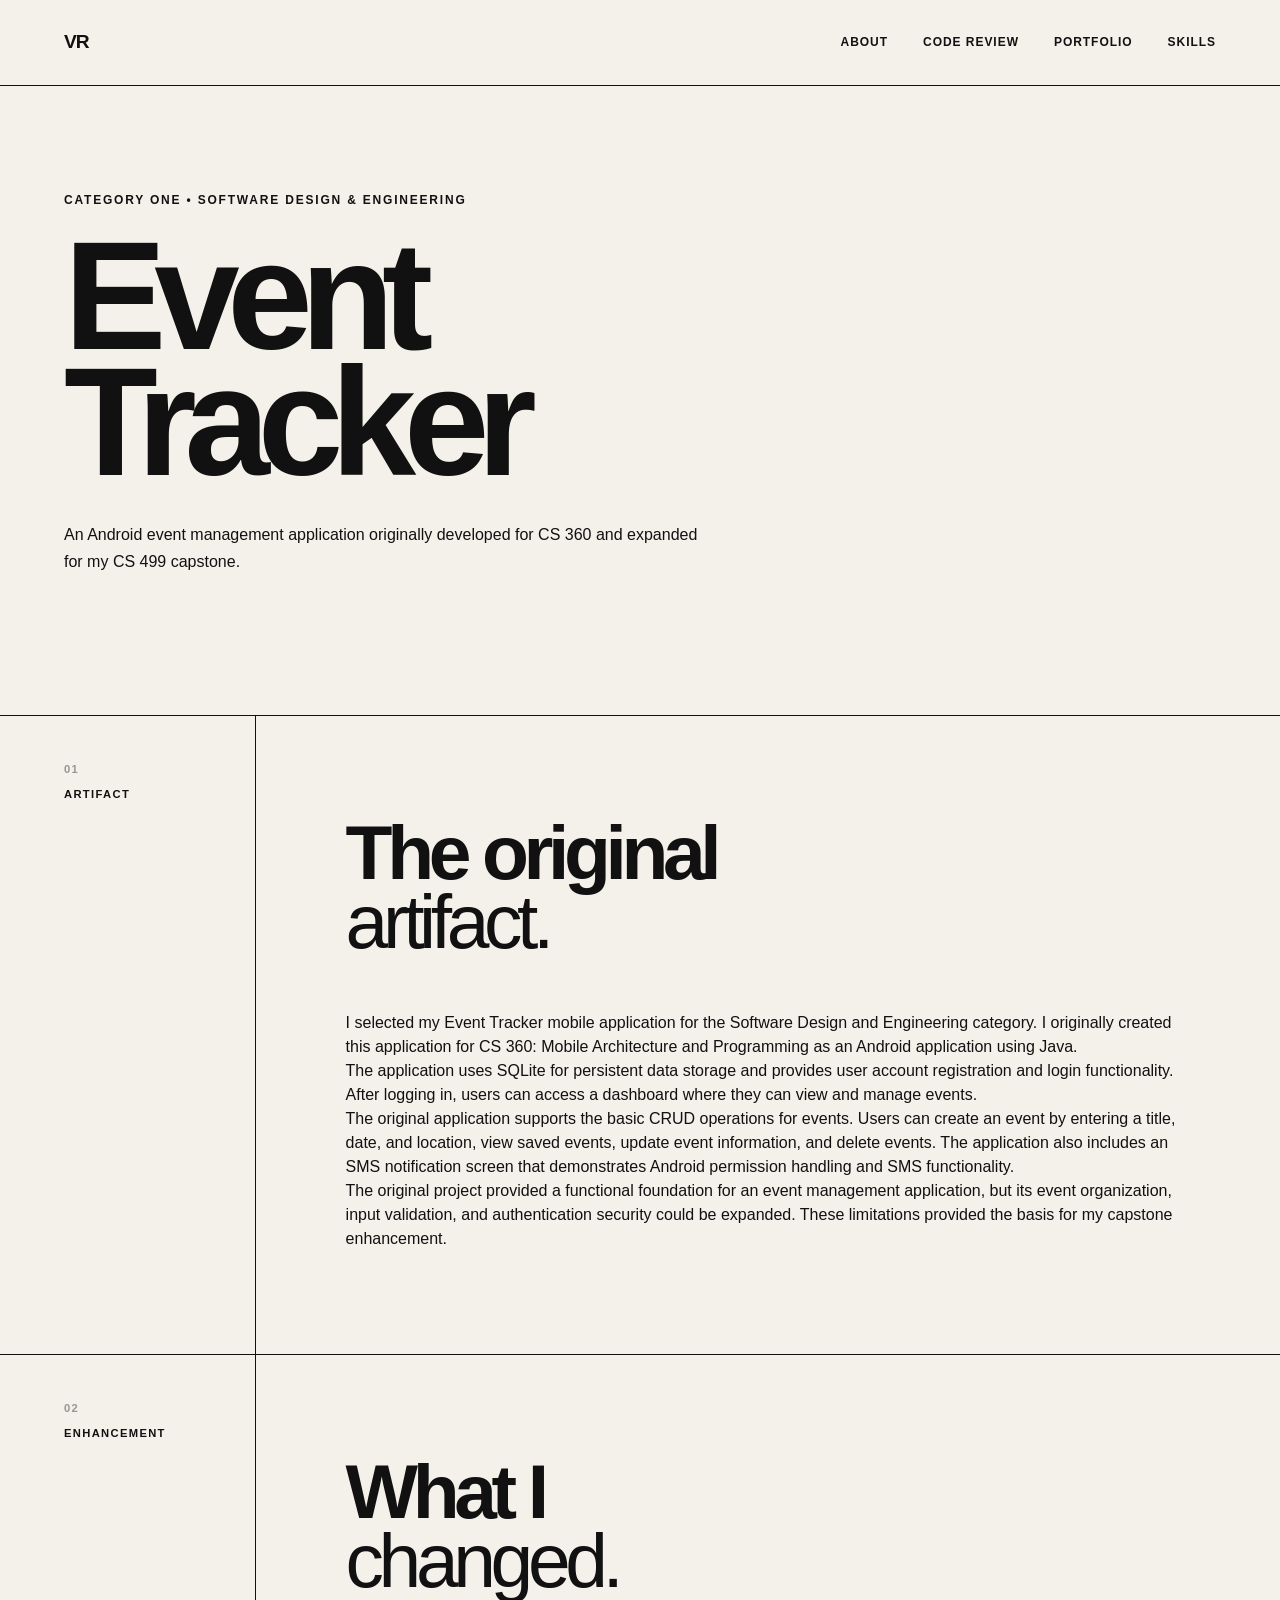
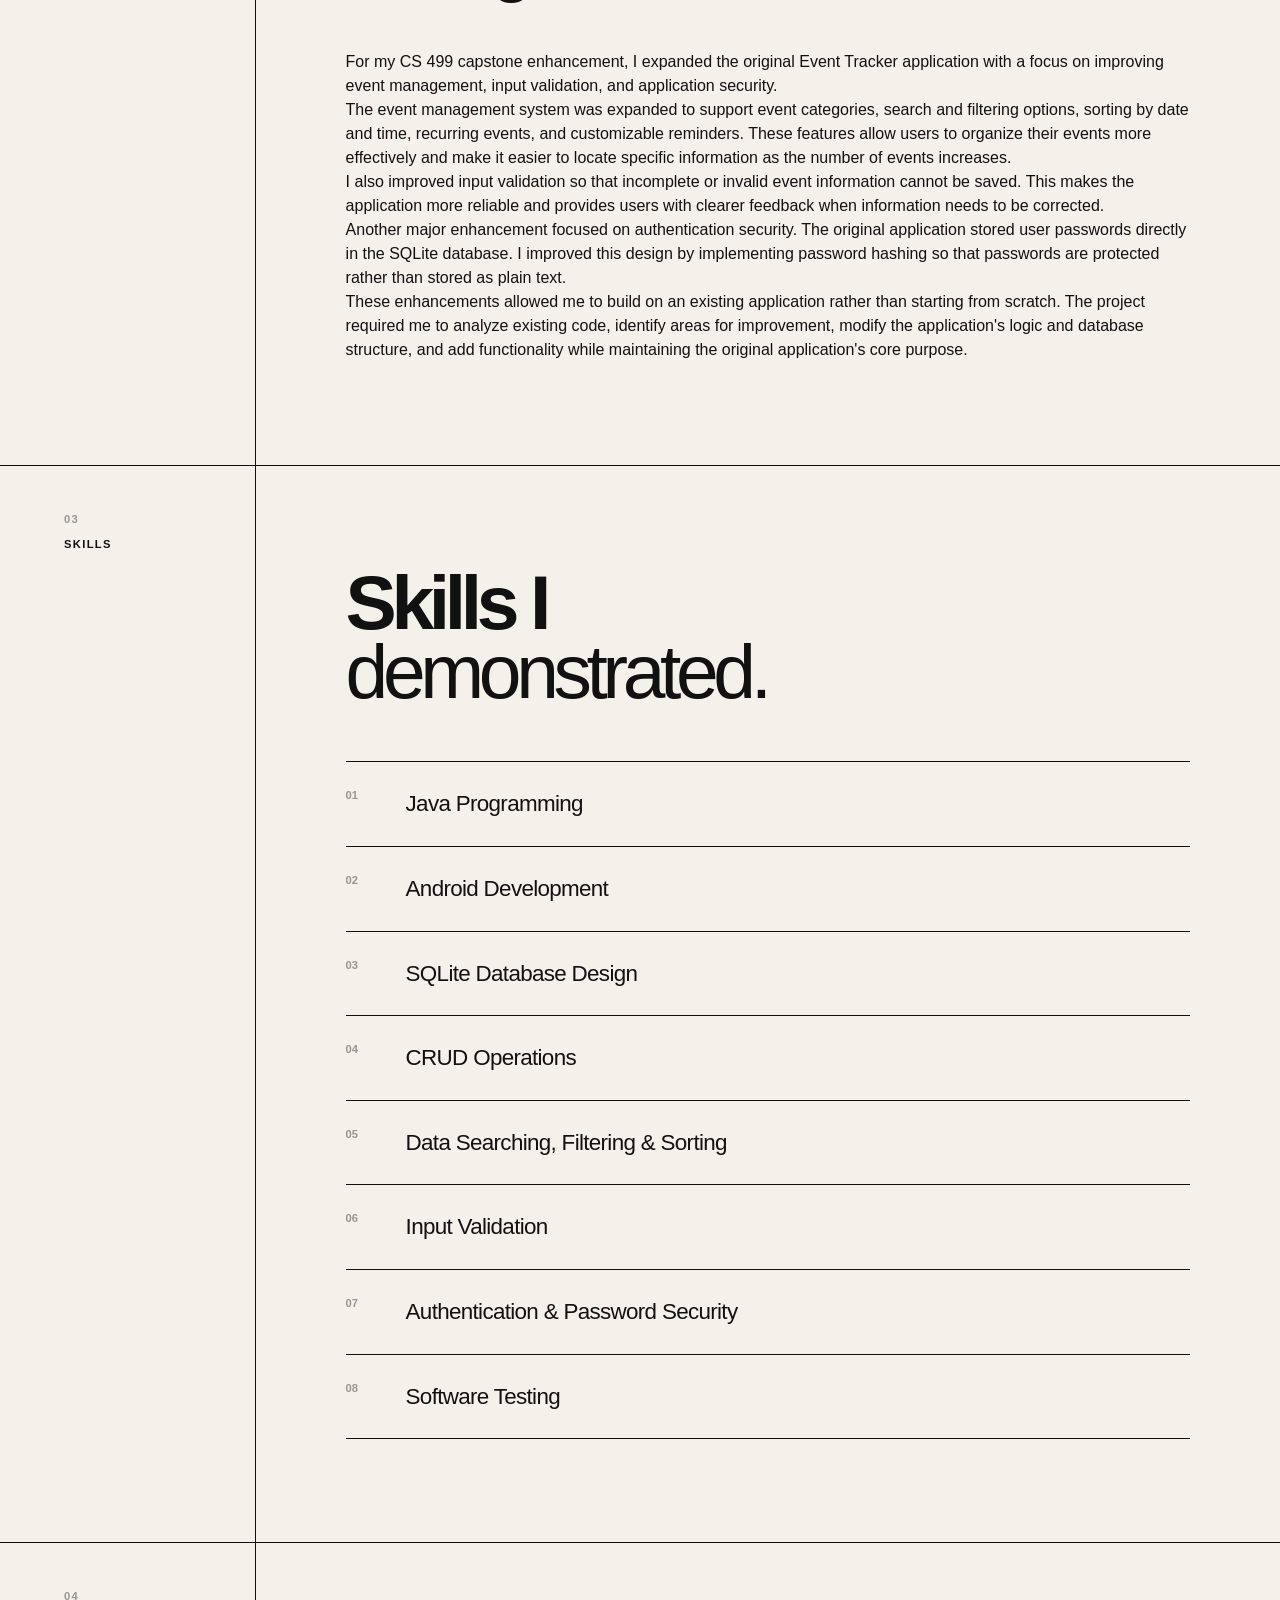
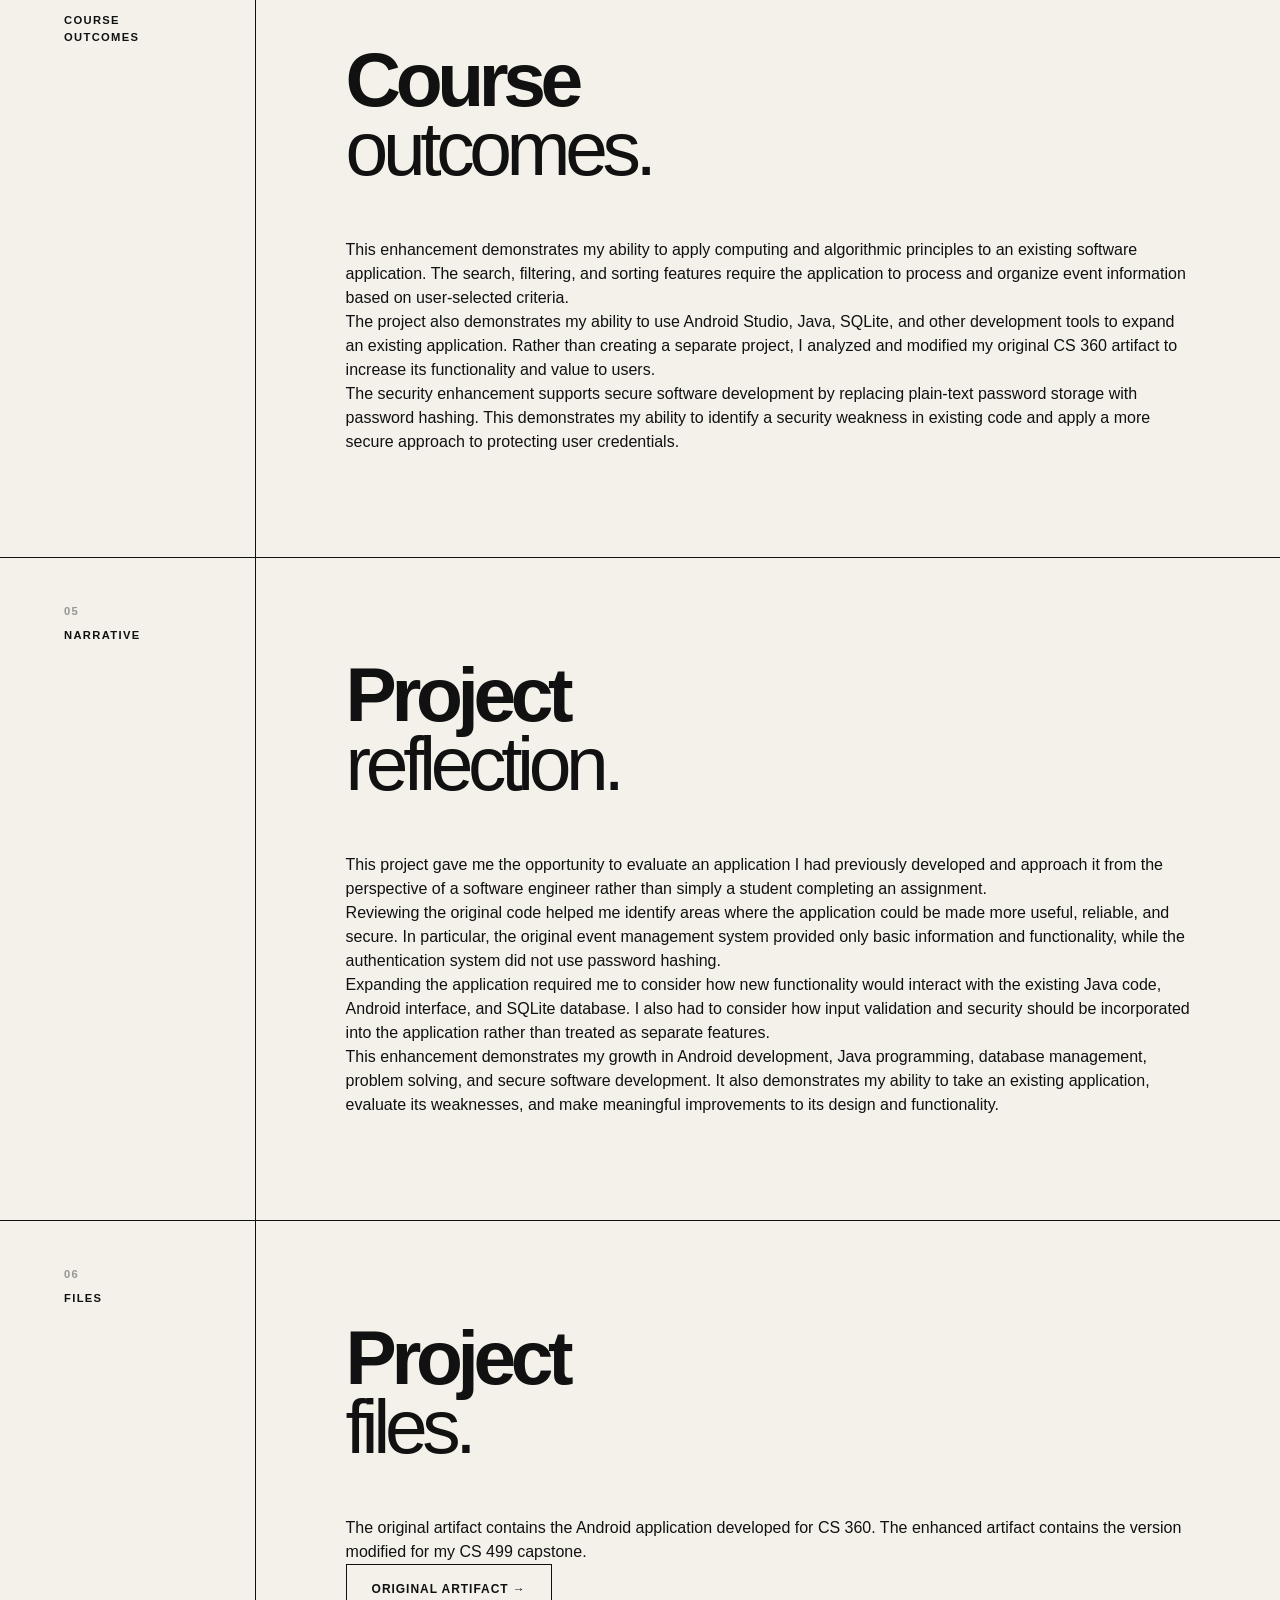
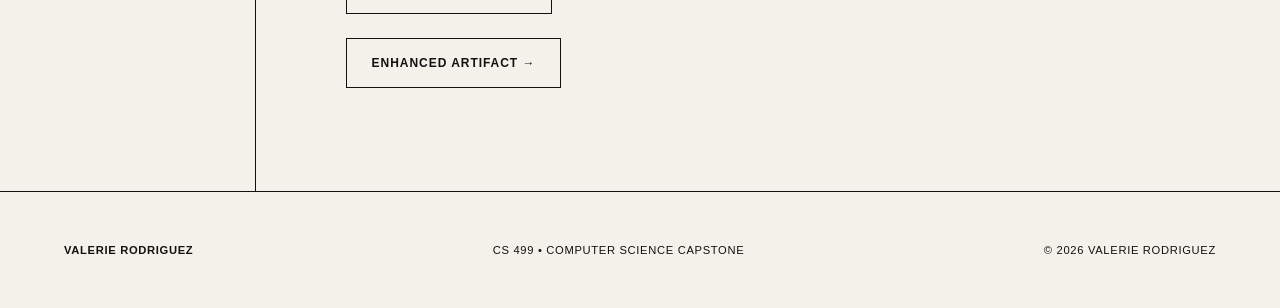
<file: software-design.html>
<!DOCTYPE html>
<html lang="en">
<head>
    <meta charset="UTF-8">
    <meta name="viewport" content="width=device-width, initial-scale=1.0">

    <title>Software Design & Engineering | Valerie Rodriguez</title>

    <link rel="stylesheet" href="style.css">
</head>

<body>

    <!-- Navigation -->
    <header class="navbar">
        <a href="index.html" class="logo">VR</a>

        <nav>
            <a href="index.html#about">About</a>
            <a href="index.html#code-review">Code Review</a>
            <a href="index.html#portfolio">Portfolio</a>
            <a href="index.html#skills">Skills</a>
        </nav>
    </header>


    <main>

        <!-- Page Header -->
        <section class="project-header">

            <div class="project-header-content">

                <p class="eyebrow">
                    CATEGORY ONE • SOFTWARE DESIGN & ENGINEERING
                </p>

                <h1>
                    Event<br>
                    Tracker
                </h1>

                <p class="hero-description">
                    An Android event management application originally
                    developed for CS 360 and expanded for my CS 499 capstone.
                </p>

            </div>

        </section>


        <!-- Artifact -->
        <section class="section">

            <div class="section-label">
                <span>01</span>
                <span>ARTIFACT</span>
            </div>

            <div class="section-content">

                <h2>
                    The original
                    <span>artifact.</span>
                </h2>

                <p>
                    I selected my Event Tracker mobile application for the
                    Software Design and Engineering category. I originally
                    created this application for CS 360: Mobile Architecture
                    and Programming as an Android application using Java.
                </p>

                <p>
                    The application uses SQLite for persistent data storage
                    and provides user account registration and login
                    functionality. After logging in, users can access a
                    dashboard where they can view and manage events.
                </p>

                <p>
                    The original application supports the basic CRUD
                    operations for events. Users can create an event by
                    entering a title, date, and location, view saved events,
                    update event information, and delete events. The
                    application also includes an SMS notification screen that
                    demonstrates Android permission handling and SMS
                    functionality.
                </p>

                <p>
                    The original project provided a functional foundation
                    for an event management application, but its event
                    organization, input validation, and authentication
                    security could be expanded. These limitations provided
                    the basis for my capstone enhancement.
                </p>

            </div>

        </section>


        <!-- Enhancement -->
        <section class="section">

            <div class="section-label">
                <span>02</span>
                <span>ENHANCEMENT</span>
            </div>

            <div class="section-content">

                <h2>
                    What I
                    <span>changed.</span>
                </h2>

                <p>
                    For my CS 499 capstone enhancement, I expanded the
                    original Event Tracker application with a focus on
                    improving event management, input validation, and
                    application security.
                </p>

                <p>
                    The event management system was expanded to support
                    event categories, search and filtering options, sorting
                    by date and time, recurring events, and customizable
                    reminders. These features allow users to organize their
                    events more effectively and make it easier to locate
                    specific information as the number of events increases.
                </p>

                <p>
                    I also improved input validation so that incomplete or
                    invalid event information cannot be saved. This makes
                    the application more reliable and provides users with
                    clearer feedback when information needs to be corrected.
                </p>

                <p>
                    Another major enhancement focused on authentication
                    security. The original application stored user passwords
                    directly in the SQLite database. I improved this design
                    by implementing password hashing so that passwords are
                    protected rather than stored as plain text.
                </p>

                <p>
                    These enhancements allowed me to build on an existing
                    application rather than starting from scratch. The
                    project required me to analyze existing code, identify
                    areas for improvement, modify the application's logic
                    and database structure, and add functionality while
                    maintaining the original application's core purpose.
                </p>

            </div>

        </section>


        <!-- Skills -->
        <section class="section">

            <div class="section-label">
                <span>03</span>
                <span>SKILLS</span>
            </div>

            <div class="section-content">

                <h2>
                    Skills I
                    <span>demonstrated.</span>
                </h2>

                <div class="skills-list">

                    <div class="skill">
                        <span>01</span>
                        <p>Java Programming</p>
                    </div>

                    <div class="skill">
                        <span>02</span>
                        <p>Android Development</p>
                    </div>

                    <div class="skill">
                        <span>03</span>
                        <p>SQLite Database Design</p>
                    </div>

                    <div class="skill">
                        <span>04</span>
                        <p>CRUD Operations</p>
                    </div>

                    <div class="skill">
                        <span>05</span>
                        <p>Data Searching, Filtering & Sorting</p>
                    </div>

                    <div class="skill">
                        <span>06</span>
                        <p>Input Validation</p>
                    </div>

                    <div class="skill">
                        <span>07</span>
                        <p>Authentication & Password Security</p>
                    </div>

                    <div class="skill">
                        <span>08</span>
                        <p>Software Testing</p>
                    </div>

                </div>

            </div>

        </section>


        <!-- Course Outcomes -->
        <section class="section">

            <div class="section-label">
                <span>04</span>
                <span>COURSE OUTCOMES</span>
            </div>

            <div class="section-content">

                <h2>
                    Course
                    <span>outcomes.</span>
                </h2>

                <p>
                    This enhancement demonstrates my ability to apply
                    computing and algorithmic principles to an existing
                    software application. The search, filtering, and sorting
                    features require the application to process and organize
                    event information based on user-selected criteria.
                </p>

                <p>
                    The project also demonstrates my ability to use Android
                    Studio, Java, SQLite, and other development tools to
                    expand an existing application. Rather than creating a
                    separate project, I analyzed and modified my original
                    CS 360 artifact to increase its functionality and value
                    to users.
                </p>

                <p>
                    The security enhancement supports secure software
                    development by replacing plain-text password storage
                    with password hashing. This demonstrates my ability to
                    identify a security weakness in existing code and apply
                    a more secure approach to protecting user credentials.
                </p>

            </div>

        </section>


        <!-- Narrative -->
        <section class="section">

            <div class="section-label">
                <span>05</span>
                <span>NARRATIVE</span>
            </div>

            <div class="section-content">

                <h2>
                    Project
                    <span>reflection.</span>
                </h2>

                <p>
                    This project gave me the opportunity to evaluate an
                    application I had previously developed and approach it
                    from the perspective of a software engineer rather than
                    simply a student completing an assignment.
                </p>

                <p>
                    Reviewing the original code helped me identify areas
                    where the application could be made more useful,
                    reliable, and secure. In particular, the original event
                    management system provided only basic information and
                    functionality, while the authentication system did not
                    use password hashing.
                </p>

                <p>
                    Expanding the application required me to consider how
                    new functionality would interact with the existing
                    Java code, Android interface, and SQLite database. I
                    also had to consider how input validation and security
                    should be incorporated into the application rather than
                    treated as separate features.
                </p>

                <p>
                    This enhancement demonstrates my growth in Android
                    development, Java programming, database management,
                    problem solving, and secure software development. It
                    also demonstrates my ability to take an existing
                    application, evaluate its weaknesses, and make
                    meaningful improvements to its design and functionality.
                </p>

            </div>

        </section>


        <!-- Files -->
        <section class="section">

            <div class="section-label">
                <span>06</span>
                <span>FILES</span>
            </div>

            <div class="section-content">

                <h2>
                    Project
                    <span>files.</span>
                </h2>

                <p>
                    The original artifact contains the Android application
                    developed for CS 360. The enhanced artifact contains
                    the version modified for my CS 499 capstone.
                </p>

                <a href="https://github.com/karla-valeria/CS-360"
                   class="button"
                   target="_blank"
                   rel="noopener noreferrer">
                    Original Artifact →
                </a>

                <br><br>

                <a href="https://github.com/karla-valeria/cs499-event-tracker-enhanced/tree/main"
                   class="button"
                   target="_blank"
                   rel="noopener noreferrer">
                    Enhanced Artifact →
                </a>

            </div>

        </section>

    </main>


    <!-- Footer -->
    <footer>

        <div class="footer-name">
            Valerie Rodriguez
        </div>

        <p>
            CS 499 • Computer Science Capstone
        </p>

        <p>
            © 2026 Valerie Rodriguez
        </p>

    </footer>

</body>
</html>
</file>
<file: style.css>
/* ------------------------------
   RESET
------------------------------ */

* {
    margin: 0;
    padding: 0;
    box-sizing: border-box;
}

html {
    scroll-behavior: smooth;
}

body {
    background: #f4f1eb;
    color: #111111;
    font-family: Arial, Helvetica, sans-serif;
    line-height: 1.5;
}

a {
    color: inherit;
    text-decoration: none;
}


/* ------------------------------
   NAVIGATION
------------------------------ */

.navbar {
    width: 100%;
    padding: 28px 5vw;

    display: flex;
    justify-content: space-between;
    align-items: center;

    border-bottom: 1px solid #111111;
}

.logo {
    font-size: 1.2rem;
    font-weight: 700;
    letter-spacing: -0.05em;
}

.navbar nav {
    display: flex;
    gap: 35px;
}

.navbar nav a {
    font-size: 0.75rem;
    font-weight: 600;
    letter-spacing: 0.08em;
    text-transform: uppercase;

    transition: opacity 0.2s ease;
}

.navbar nav a:hover {
    opacity: 0.5;
}


/* ------------------------------
   HERO
------------------------------ */

.hero {
    min-height: 85vh;
    padding: 8vw 5vw;

    display: flex;
    justify-content: space-between;
    align-items: center;

    border-bottom: 1px solid #111111;

    overflow: hidden;
}

.hero-content {
    max-width: 850px;
}

.eyebrow {
    margin-bottom: 25px;

    font-size: 0.75rem;
    font-weight: 700;
    letter-spacing: 0.15em;
}

.hero h1 {
    margin-bottom: 35px;

    font-size: clamp(5rem, 12vw, 12rem);
    line-height: 0.82;
    letter-spacing: -0.08em;
    font-weight: 700;
}

.hero-description {
    max-width: 550px;
    margin-bottom: 35px;

    font-size: 1rem;
    line-height: 1.7;
}

.button {
    display: inline-block;

    padding: 15px 25px;

    border: 1px solid #111111;

    font-size: 0.75rem;
    font-weight: 700;
    letter-spacing: 0.08em;
    text-transform: uppercase;

    transition:
        background 0.2s ease,
        color 0.2s ease;
}

.button:hover {
    background: #111111;
    color: #f4f1eb;
}

.hero-number {
    font-size: clamp(8rem, 20vw, 20rem);
    font-weight: 700;
    line-height: 0.7;

    letter-spacing: -0.1em;

    opacity: 0.08;

    user-select: none;
}


/* ------------------------------
   GENERAL SECTIONS
------------------------------ */

.section {
    display: grid;
    grid-template-columns: 20% 80%;

    border-bottom: 1px solid #111111;
}

.section-label {
    padding: 45px 5vw;

    display: flex;
    flex-direction: column;
    gap: 8px;

    font-size: 0.7rem;
    font-weight: 700;
    letter-spacing: 0.12em;

    border-right: 1px solid #111111;
}

.section-label span:first-child {
    opacity: 0.4;
}

.section-content {
    padding: 8vw 7vw;
}

.section-content h2 {
    max-width: 900px;
    margin-bottom: 55px;

    font-size: clamp(3rem, 6vw, 7rem);
    line-height: 0.9;
    letter-spacing: -0.07em;
}

.section-content h2 span {
    display: block;
    font-weight: 400;
}


/* ------------------------------
   ABOUT
------------------------------ */

.about .section-content {
    max-width: 1200px;
}

.about p {
    max-width: 750px;
    margin-bottom: 20px;

    font-size: 1.05rem;
    line-height: 1.8;
}

#self-assessment .section-content {
    max-width: 1200px;
}

#self-assessment p {
    max-width: 850px;
    margin-bottom: 25px;
    font-size: 1.05rem;
    line-height: 1.8;
}


/* ------------------------------
   PROJECTS
------------------------------ */

.project-grid {
    display: grid;
    grid-template-columns: repeat(3, 1fr);

    border-top: 1px solid #111111;
    border-left: 1px solid #111111;
}

.project-card {
    min-height: 350px;
    padding: 30px;

    display: flex;
    flex-direction: column;
    justify-content: space-between;

    border-right: 1px solid #111111;
    border-bottom: 1px solid #111111;

    transition:
        background 0.25s ease,
        color 0.25s ease;
}

.project-card:hover {
    background: #111111;
    color: #f4f1eb;
}

.project-number {
    font-size: 0.75rem;
    font-weight: 700;
}

.project-info p {
    margin-bottom: 10px;

    font-size: 0.65rem;
    font-weight: 700;
    letter-spacing: 0.1em;
}

.project-info h3 {
    margin-bottom: 25px;

    font-size: 1.7rem;
    line-height: 1;
    letter-spacing: -0.04em;
}

.project-info span {
    font-size: 0.75rem;
    font-weight: 600;
}


/* ------------------------------
   SKILLS
------------------------------ */

.skills-list {
    border-top: 1px solid #111111;
}

.skill {
    padding: 25px 0;

    display: grid;
    grid-template-columns: 60px 1fr;

    border-bottom: 1px solid #111111;
}

.skill span {
    font-size: 0.7rem;
    font-weight: 700;
    opacity: 0.4;
}

.skill p {
    font-size: 1.4rem;
    letter-spacing: -0.03em;
}


/* ------------------------------
   FOOTER
------------------------------ */

footer {
    padding: 50px 5vw;

    display: flex;
    justify-content: space-between;
    align-items: center;

    font-size: 0.7rem;

    letter-spacing: 0.06em;
    text-transform: uppercase;
}

.footer-name {
    font-weight: 700;
}

/* ------------------------------
   PROJECT PAGE
------------------------------ */

.project-header {
    min-height: 70vh;
    padding: 8vw 5vw;

    display: flex;
    align-items: center;

    border-bottom: 1px solid #111111;
}

.project-header-content {
    max-width: 1000px;
}

.project-header h1 {
    margin-bottom: 35px;

    font-size: clamp(5rem, 12vw, 12rem);
    line-height: 0.82;
    letter-spacing: -0.08em;
    font-weight: 700;
}

.project-header .hero-description {
    max-width: 650px;
}


/* ------------------------------
   RESPONSIVE
------------------------------ */

@media (max-width: 900px) {

    .hero {
        min-height: 75vh;
    }

    .hero-number {
        display: none;
    }

    .section {
        grid-template-columns: 1fr;
    }

    .section-label {
        padding: 25px 5vw;

        flex-direction: row;
        gap: 20px;

        border-right: none;
        border-bottom: 1px solid #111111;
    }

    .section-content {
        padding: 12vw 5vw;
    }

    .project-grid {
        grid-template-columns: 1fr;
    }

    .project-card {
        min-height: 300px;
    }

    footer {
        flex-direction: column;
        align-items: flex-start;
        gap: 15px;
    }
}


@media (max-width: 600px) {

    .navbar {
        padding: 22px 5vw;
    }

    .navbar nav {
        gap: 15px;
    }

    .navbar nav a {
        font-size: 0.6rem;
    }

    .hero {
        padding: 20vw 5vw;
    }

    .hero h1 {
        font-size: 22vw;
    }

    .hero-description {
        font-size: 0.9rem;
    }

    .section-content h2 {
        font-size: 15vw;
    }

    .skill p {
        font-size: 1.1rem;
    }

        .project-header {
        padding: 20vw 5vw;
    }

    .project-header h1 {
        font-size: 22vw;
    }
}
</file>
